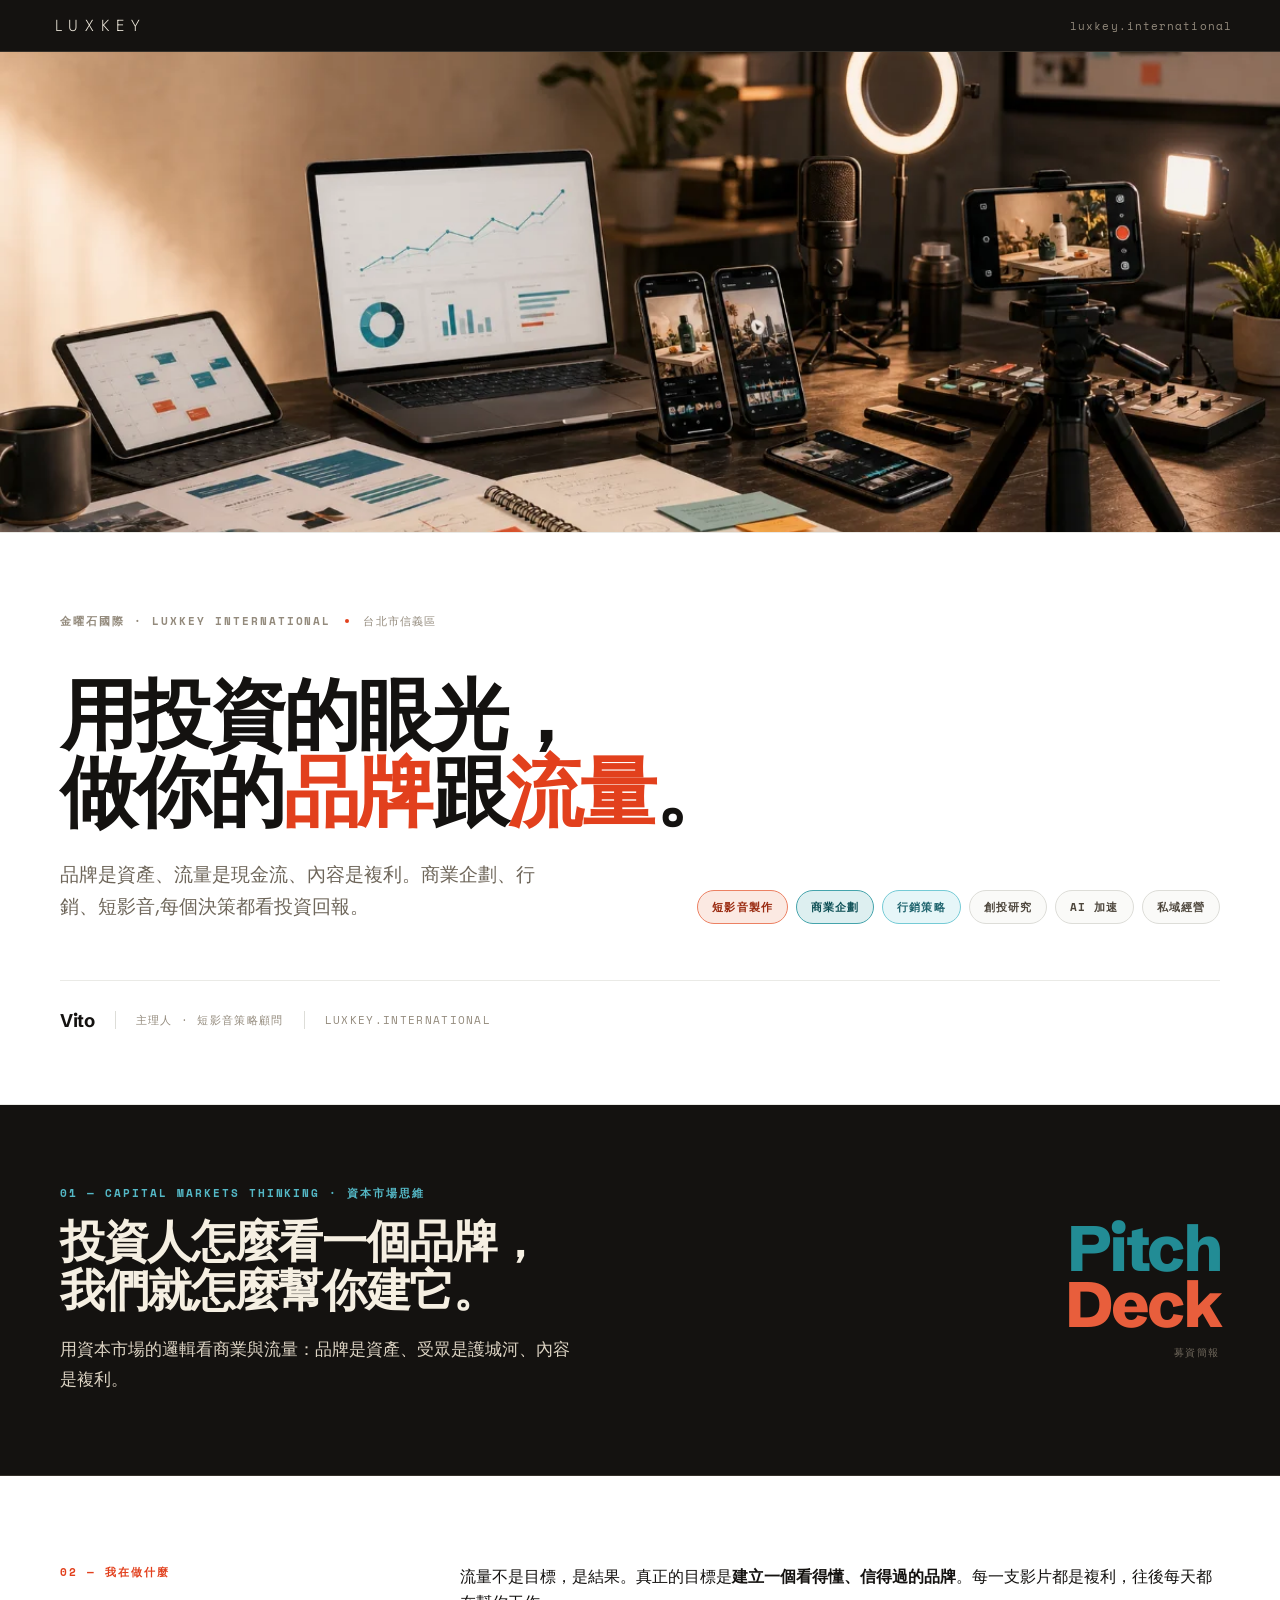
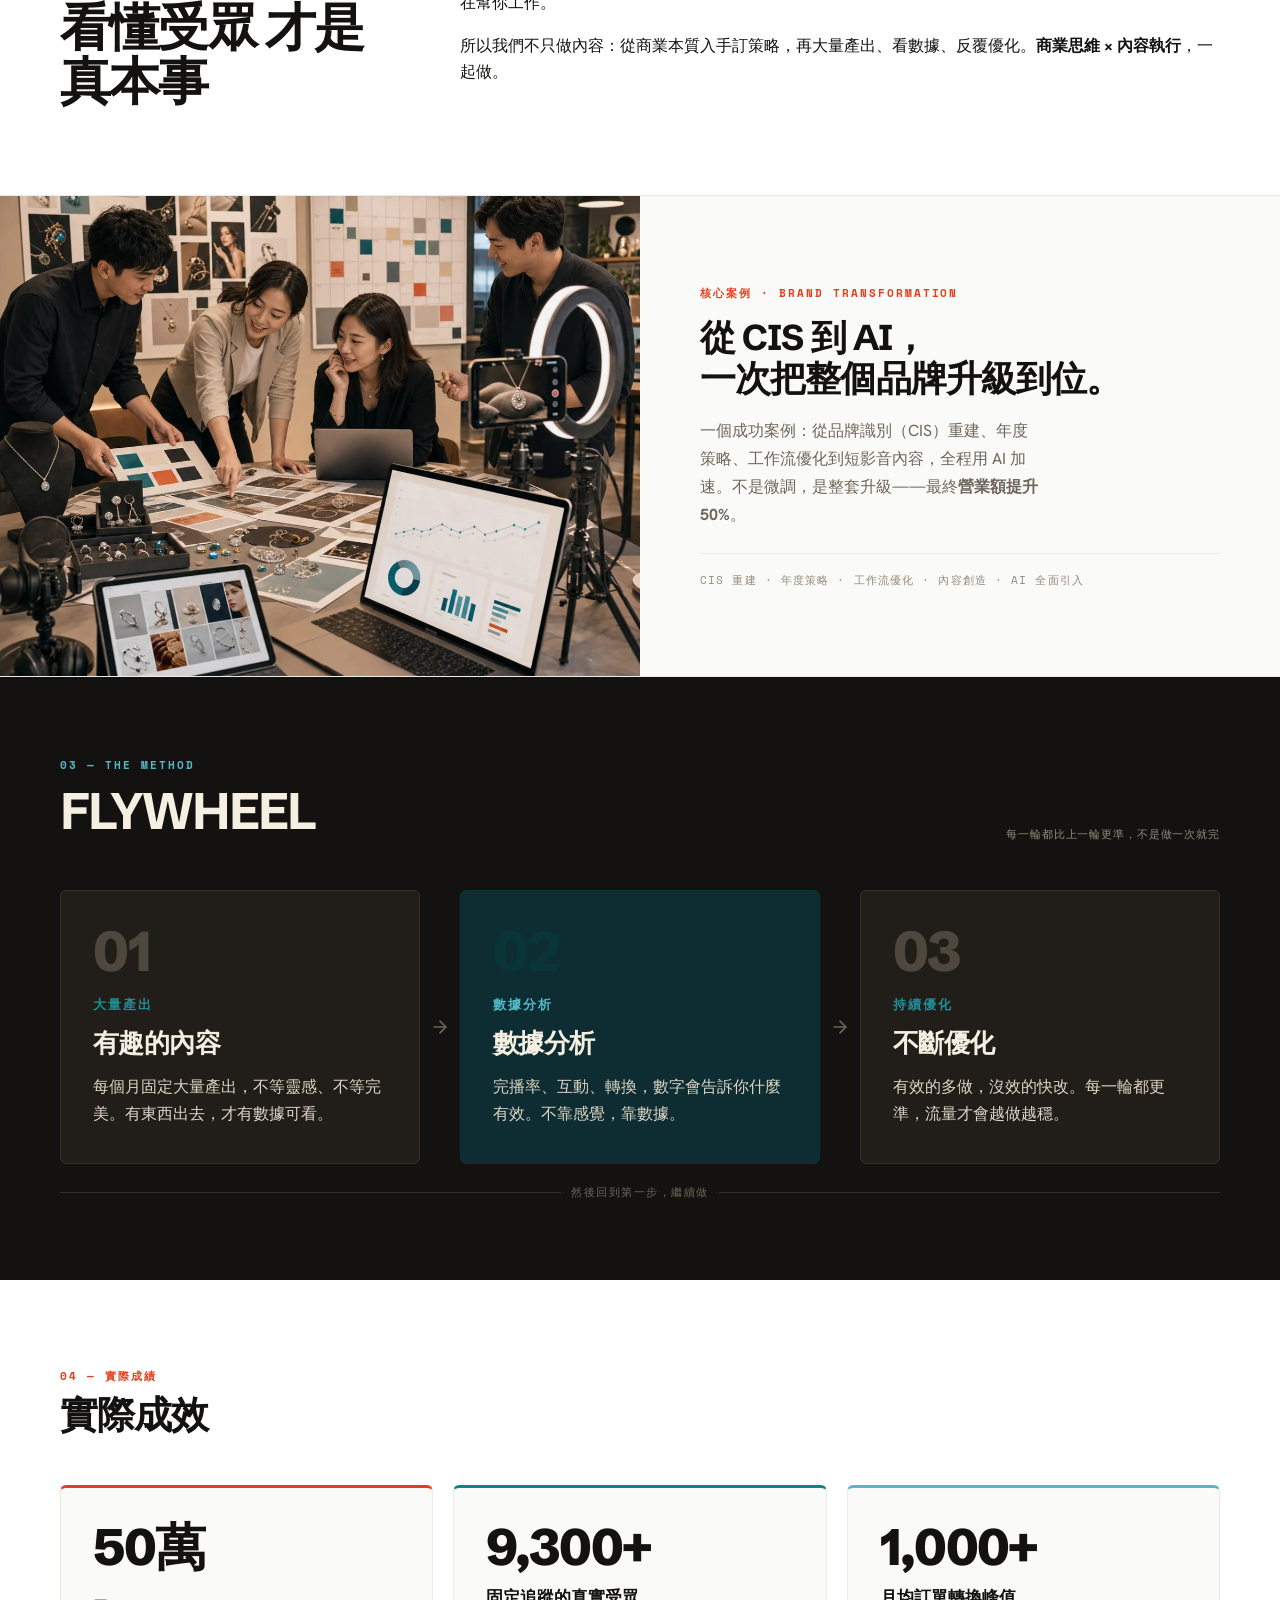
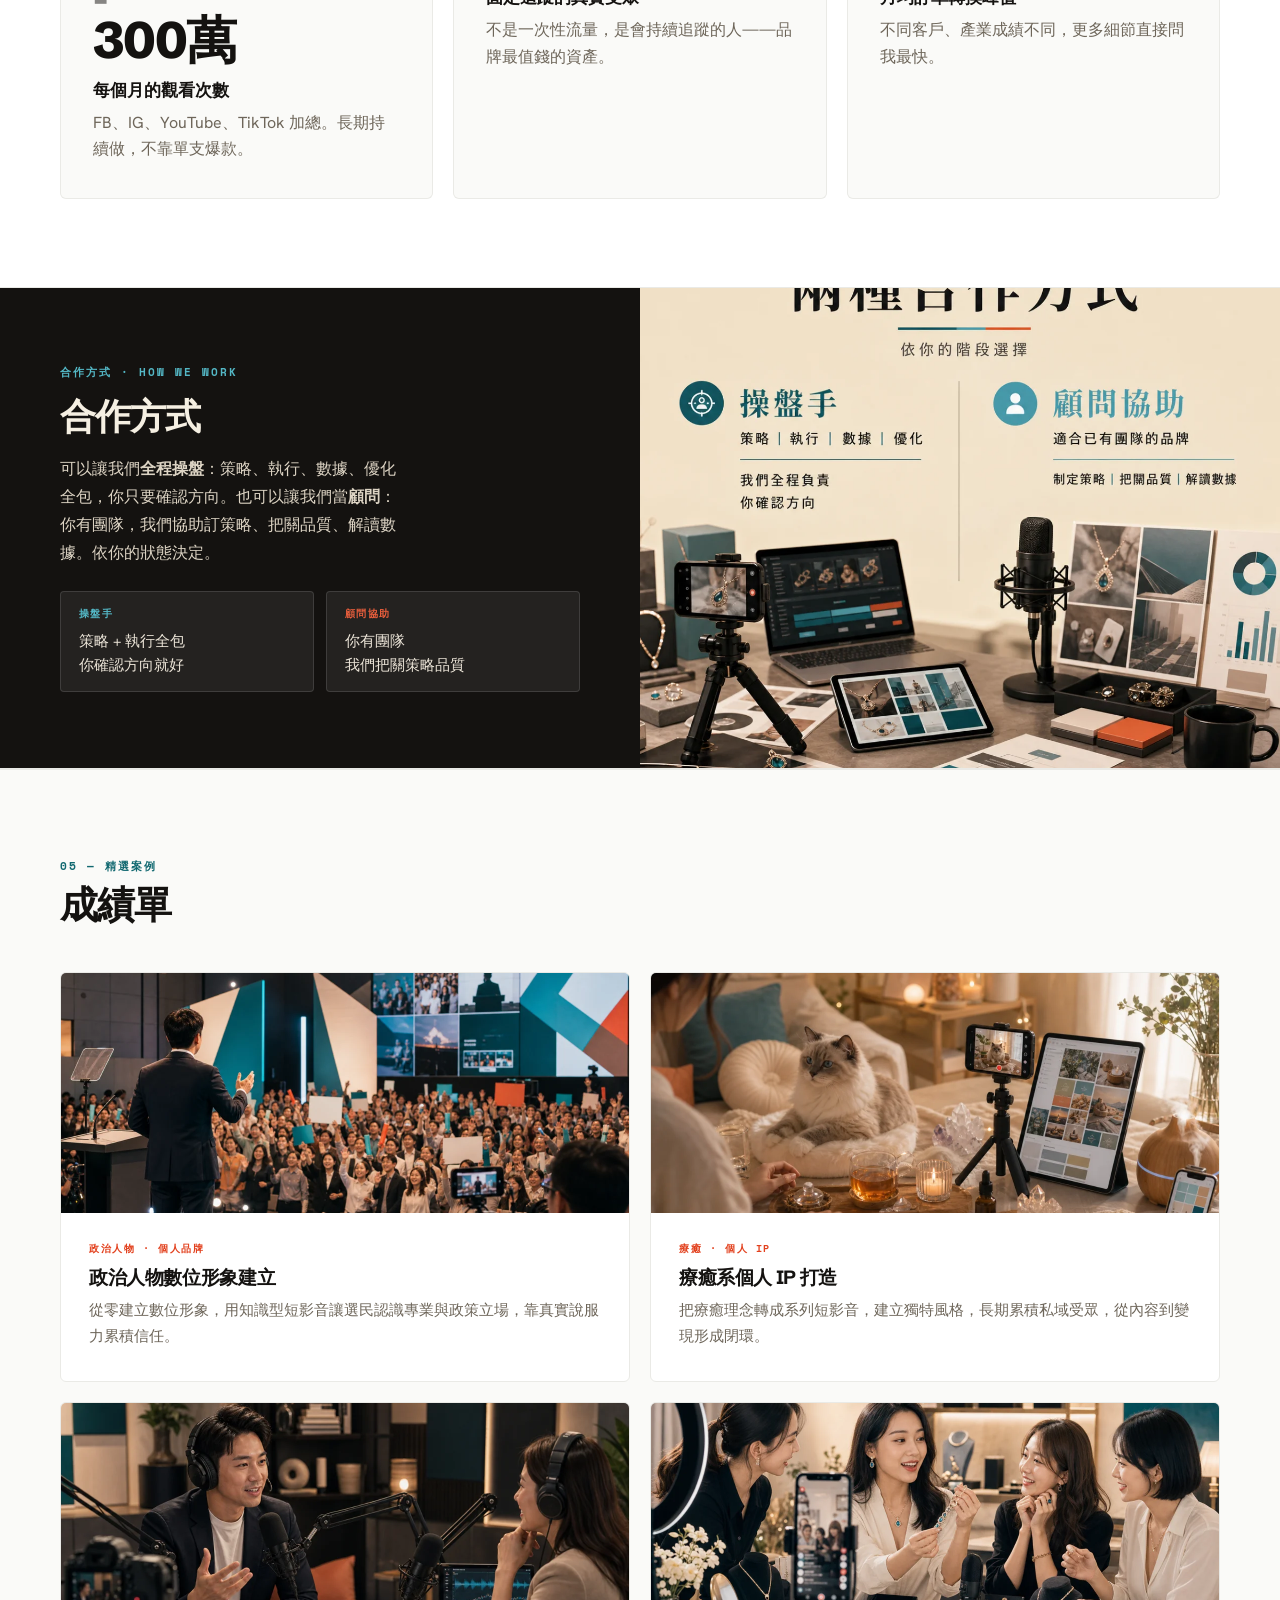
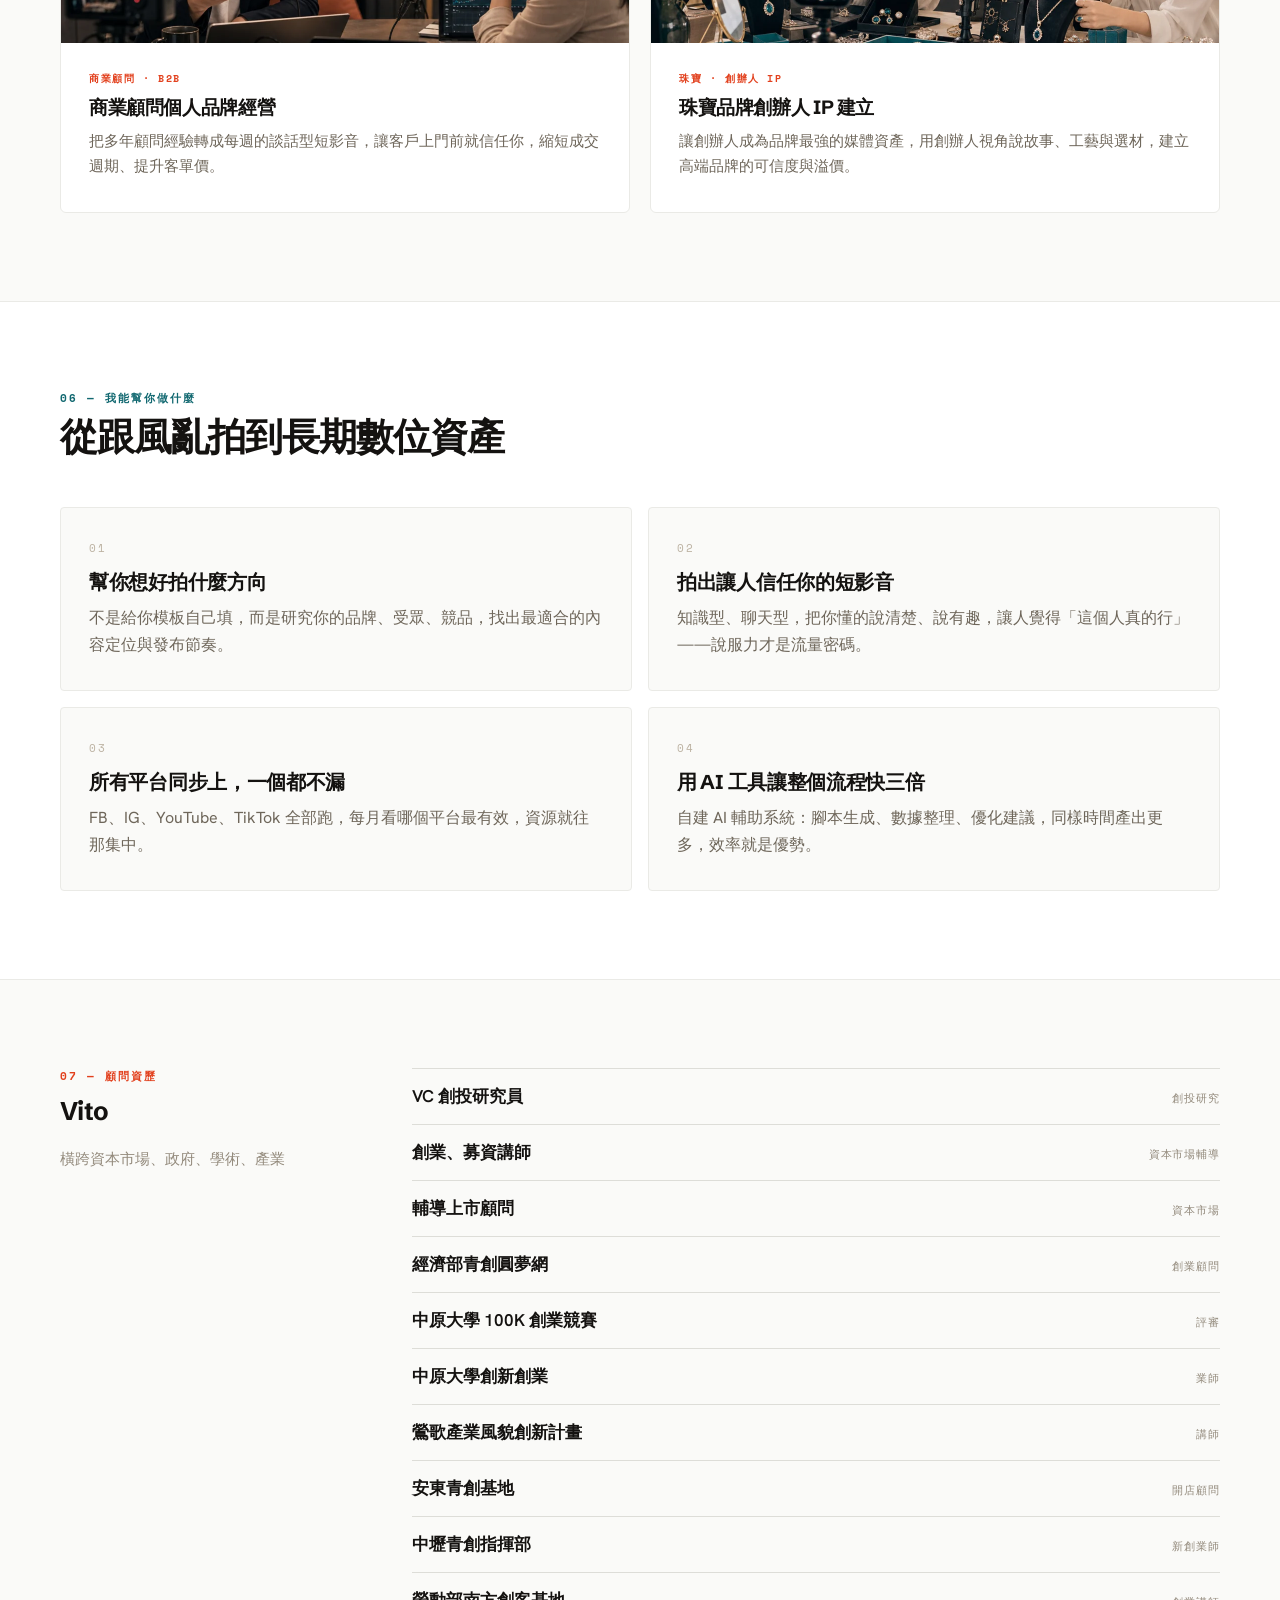
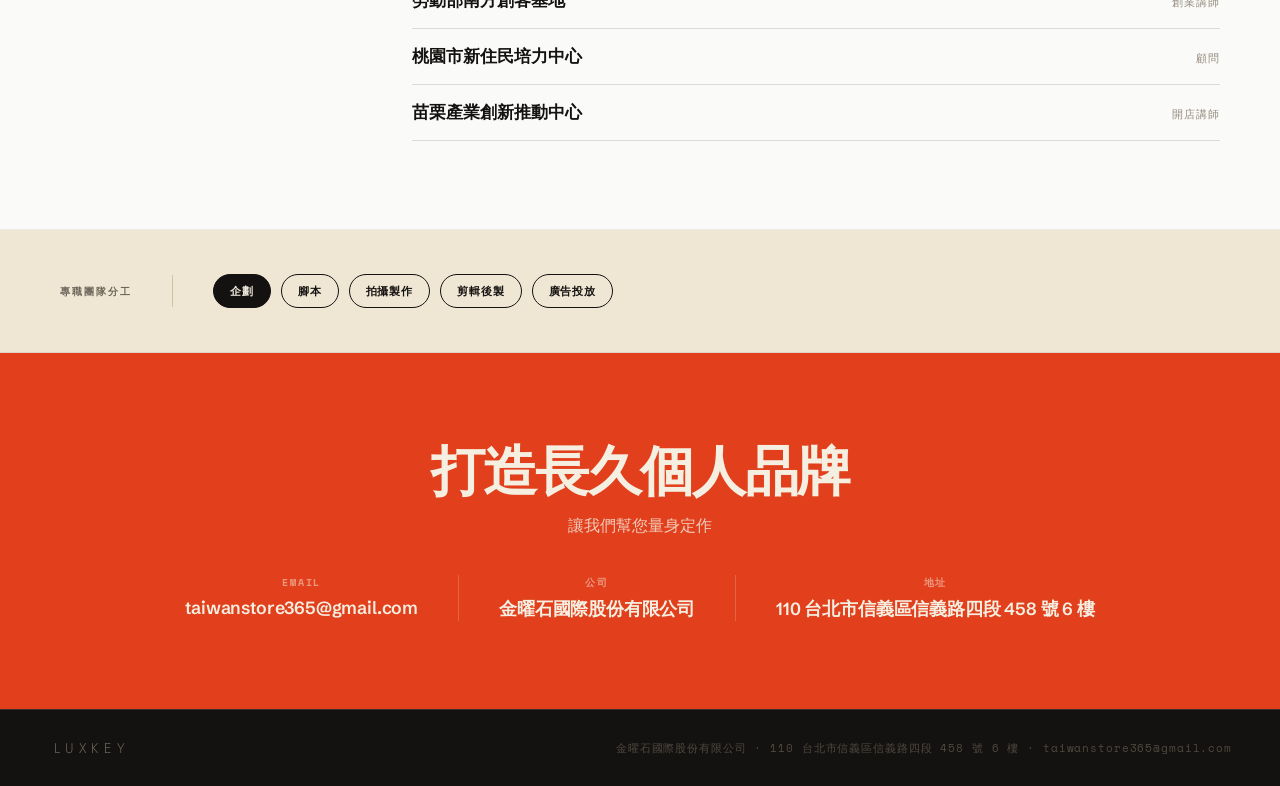
<file: index.html>
<!DOCTYPE html>
<html lang="zh-TW">
<head>
  <meta charset="utf-8">
  <meta name="viewport" content="width=device-width, initial-scale=1">
  <title>Vito · 短影音策略顧問 · LUXKEY</title>
  <link rel="stylesheet" href="colors_and_type.css">
  <script src="image-slot.js"></script>
  <style>
    *, *::before, *::after { box-sizing: border-box; margin: 0; padding: 0; }
    html { scroll-behavior: smooth; }
    body { background: #fff; color: var(--ink-900); font-family: var(--font-sans); -webkit-font-smoothing: antialiased; overflow-x: hidden; }
    a { color: inherit; text-decoration: none; }

    /* MASTHEAD */
    .masthead { background: var(--ink-900); height: 52px; padding: 0 48px; display: flex; align-items: center; justify-content: space-between; border-bottom: 1px solid var(--ink-700); }
    .masthead__wm { font-family: var(--font-logo); font-weight: 300; font-size: 16px; letter-spacing: 0.42em; text-indent: 0.42em; color: var(--cream-50); }
    .masthead__link { font-family: var(--font-mono); font-size: 11px; letter-spacing: 0.10em; color: var(--ink-400); }

    /* HERO */
    .hero { padding: 80px 48px 72px; background: #fff; border-bottom: 1px solid #EAEAE6; }
    .hero__inner { max-width: 1160px; margin: 0 auto; }
    .hero__eyebrow { display: flex; align-items: center; gap: 14px; margin-bottom: 48px; }
    .hero__co { font-family: var(--font-mono); font-size: 11px; font-weight: 700; letter-spacing: 0.18em; text-transform: uppercase; color: var(--ink-400); }
    .hero__dot { width: 4px; height: 4px; border-radius: 50%; background: var(--vermillion-500); flex-shrink: 0; }
    .hero__loc { font-family: var(--font-mono); font-size: 11px; letter-spacing: 0.10em; color: var(--ink-400); }
    .hero__headline { font-family: var(--font-display); font-weight: 800; font-size: clamp(2.8rem, 6vw, 5.2rem); line-height: 1.0; letter-spacing: -0.035em; color: var(--ink-900); margin-bottom: 28px; max-width: 18ch; }
    .hero__headline em { font-style: normal; color: var(--vermillion-500); }
    .hero__mid { display: grid; grid-template-columns: 1fr 1fr; gap: 56px; align-items: end; margin-bottom: 56px; }
    .hero__sub { font-size: 19px; line-height: 1.72; color: var(--ink-500); max-width: 44ch; }
    .hero__tags { display: flex; flex-wrap: wrap; gap: 8px; justify-content: flex-end; align-items: flex-end; }
    .hero__principal { display: flex; align-items: center; gap: 20px; padding-top: 28px; border-top: 1px solid #EAEAE6; }
    .hero__principal-name { font-family: var(--font-display); font-weight: 700; font-size: 1.15rem; letter-spacing: -0.02em; color: var(--ink-900); }
    .hero__principal-sep { width: 1px; height: 18px; background: #DDDDD8; flex-shrink: 0; }
    .hero__principal-role { font-family: var(--font-mono); font-size: 11px; letter-spacing: 0.12em; text-transform: uppercase; color: var(--ink-400); }
    .tag { font-family: var(--font-mono); font-size: 11px; font-weight: 700; letter-spacing: 0.10em; text-transform: uppercase; padding: 8px 14px; border-radius: 999px; border: 1px solid #DDDDD8; color: var(--ink-600); background: #FAFAF8; }
    .tag--v { border-color: var(--vermillion-300); color: var(--vermillion-700); background: var(--vermillion-50); }
    .tag--t { border-color: var(--teal-300); color: var(--teal-700); background: var(--teal-50); }
    .tag--c { border-color: var(--cyan-300); color: var(--cyan-700); background: var(--cyan-50); }

    /* CAPITAL */
    .capital { background: var(--ink-900); padding: 80px 48px; border-bottom: 1px solid var(--ink-700); }
    .capital__inner { max-width: 1160px; margin: 0 auto; display: grid; grid-template-columns: 1fr 240px; gap: 72px; align-items: center; }
    .capital__label { font-family: var(--font-mono); font-size: 11px; font-weight: 700; letter-spacing: 0.18em; text-transform: uppercase; color: var(--cyan-400); margin-bottom: 16px; }
    .capital__title { font-family: var(--font-display); font-weight: 700; font-size: clamp(1.8rem, 3.5vw, 2.8rem); color: var(--cream-50); letter-spacing: -0.03em; line-height: 1.1; margin-bottom: 20px; }
    .capital__body { font-size: 17px; line-height: 1.75; color: var(--ink-200); max-width: 52ch; }
    .capital__mark { text-align: right; }
    .capital__mark-line { font-family: var(--font-display); font-weight: 800; font-size: clamp(3rem, 5vw, 4.4rem); letter-spacing: -0.04em; line-height: 0.88; display: block; }
    .capital__mark-sub { font-family: var(--font-mono); font-size: 10px; letter-spacing: 0.16em; text-transform: uppercase; color: var(--ink-500); margin-top: 12px; display: block; }

    /* ABOUT */
    .about { padding: 88px 48px; background: #fff; border-bottom: 1px solid #EAEAE6; }
    .about__inner { max-width: 1160px; margin: 0 auto; display: grid; grid-template-columns: 320px 1fr; gap: 80px; align-items: start; }
    .about__label { font-family: var(--font-mono); font-size: 11px; font-weight: 700; letter-spacing: 0.18em; text-transform: uppercase; color: var(--vermillion-500); margin-bottom: 20px; }
    .about__headline { font-family: var(--font-display); font-weight: 800; font-size: clamp(2.2rem, 4vw, 3.2rem); color: var(--ink-900); letter-spacing: -0.035em; line-height: 1.05; }
    .about__headline em { font-style: normal; color: var(--vermillion-500); }
    .about__text { font-size: 1.2rem; line-height: 1.8; color: var(--ink-600); }
    .about__text strong { color: var(--ink-900); font-weight: 700; }
    .about__text p + p { margin-top: 18px; }

    /* FEATURE BLOCK — 大圖 + 文字 */
    .feature { border-bottom: 1px solid #EAEAE6; }
    .feature__grid { display: grid; grid-template-columns: 1fr 1fr; min-height: 480px; }
    .feature__img { overflow: hidden; }
    .feature__copy { padding: 72px 60px; display: flex; flex-direction: column; justify-content: center; background: #FAFAF8; }
    .feature__copy--dark { background: var(--ink-900); }
    .feature__label { font-family: var(--font-mono); font-size: 11px; font-weight: 700; letter-spacing: 0.18em; text-transform: uppercase; color: var(--vermillion-500); margin-bottom: 16px; }
    .feature__copy--dark .feature__label { color: var(--cyan-400); }
    .feature__title { font-family: var(--font-display); font-weight: 700; font-size: clamp(1.6rem, 2.8vw, 2.4rem); letter-spacing: -0.025em; line-height: 1.15; color: var(--ink-900); margin-bottom: 18px; }
    .feature__copy--dark .feature__title { color: var(--cream-50); }
    .feature__body { font-size: 16px; line-height: 1.75; color: var(--ink-500); max-width: 38ch; }
    .feature__copy--dark .feature__body { color: var(--ink-200); }
    .feature__note { margin-top: 24px; font-family: var(--font-mono); font-size: 11px; letter-spacing: 0.10em; color: var(--ink-400); border-top: 1px solid #EAEAE6; padding-top: 18px; }
    .feature__copy--dark .feature__note { color: var(--ink-500); border-top-color: var(--ink-700); }

    /* PHOTO STRIP */
    .photos { background: var(--ink-900); border-top: 1px solid var(--ink-700); border-bottom: 1px solid var(--ink-700); overflow: hidden; }
    .photos__grid { display: grid; grid-template-columns: repeat(3, 1fr); height: 340px; }
    .photos__item { position: relative; overflow: hidden; }
    .photos__item + .photos__item { border-left: 1px solid var(--ink-700); }
    .photos__caption { position: absolute; bottom: 0; left: 0; right: 0; padding: 14px 20px; background: linear-gradient(to top, rgba(20,18,16,0.9) 0%, transparent 100%); font-family: var(--font-mono); font-size: 11px; font-weight: 700; letter-spacing: 0.14em; text-transform: uppercase; color: var(--ink-300); pointer-events: none; }

    /* PROCESS */
    .process { background: var(--ink-900); padding: 80px 48px; }
    .process__inner { max-width: 1160px; margin: 0 auto; }
    .process__header { display: flex; align-items: baseline; justify-content: space-between; margin-bottom: 48px; flex-wrap: wrap; gap: 12px; }
    .process__label { font-family: var(--font-mono); font-size: 11px; font-weight: 700; letter-spacing: 0.18em; text-transform: uppercase; color: var(--cyan-400); }
    .process__title { font-family: var(--font-display); font-weight: 700; font-size: clamp(1.5rem, 2.8vw, 2.2rem); color: var(--cream-50); letter-spacing: -0.025em; margin-top: 8px; }
    .process__note { font-family: var(--font-mono); font-size: 11px; letter-spacing: 0.08em; color: var(--ink-400); align-self: flex-end; }
    .loop { display: grid; grid-template-columns: 1fr 40px 1fr 40px 1fr; align-items: center; }
    .loop__arrow { display: flex; align-items: center; justify-content: center; color: var(--ink-500); }
    .loop__arrow svg { display: block; }
    .loop__step { background: var(--ink-800); border: 1px solid var(--ink-700); border-radius: 6px; padding: 36px 32px; }
    .loop__step--mid { background: #0D2D32; border-color: var(--teal-800); }
    .loop__n { font-family: var(--font-display); font-weight: 800; font-size: 3.5rem; line-height: 0.85; letter-spacing: -0.04em; color: var(--ink-600); margin-bottom: 20px; }
    .loop__step--mid .loop__n { color: var(--teal-800); }
    .loop__verb { font-family: var(--font-display); font-weight: 700; font-size: 1.6rem; color: var(--cream-50); letter-spacing: -0.02em; margin-bottom: 14px; }
    .loop__sub { font-family: var(--font-mono); font-size: 13px; font-weight: 700; letter-spacing: 0.16em; text-transform: uppercase; color: var(--teal-400); margin-bottom: 14px; }
    .loop__step--mid .loop__sub { color: var(--cyan-400); }
    .loop__desc { font-size: 16px; line-height: 1.7; color: var(--ink-200); }
    .loop__repeat { grid-column: 1 / -1; margin-top: 20px; text-align: center; font-family: var(--font-mono); font-size: 11px; letter-spacing: 0.14em; color: var(--ink-500); display: flex; align-items: center; justify-content: center; gap: 10px; }
    .loop__repeat::before, .loop__repeat::after { content: ''; flex: 1; height: 1px; background: var(--ink-700); }

    /* RESULTS */
    .results { background: #fff; padding: 88px 48px; border-bottom: 1px solid #EAEAE6; }
    .results__inner { max-width: 1160px; margin: 0 auto; }
    .results__header { margin-bottom: 48px; }
    .results__label { font-family: var(--font-mono); font-size: 11px; font-weight: 700; letter-spacing: 0.18em; text-transform: uppercase; color: var(--vermillion-500); margin-bottom: 8px; }
    .results__title { font-family: var(--font-display); font-weight: 700; font-size: clamp(1.6rem, 3vw, 2.4rem); color: var(--ink-900); letter-spacing: -0.025em; }
    .result-grid { display: grid; grid-template-columns: repeat(3, 1fr); gap: 20px; }
    .result-card { background: #FAFAF8; border: 1px solid #EAEAE6; border-radius: 6px; padding: 36px 32px; border-top: 3px solid var(--vermillion-500); }
    .result-card--t { border-top-color: var(--teal-500); }
    .result-card--c { border-top-color: var(--cyan-400); }
    .result-card__num { font-family: var(--font-display); font-weight: 800; font-size: clamp(2.4rem, 4vw, 3.6rem); letter-spacing: -0.04em; line-height: 0.9; color: var(--ink-900); margin-bottom: 16px; }
    .result-card__what { font-weight: 700; font-size: 17px; color: var(--ink-900); margin-bottom: 8px; }
    .result-card__how { font-size: 16px; line-height: 1.65; color: var(--ink-500); }

    /* CASE STUDIES */
    .cases { background: #FAFAF8; padding: 88px 48px; border-top: 1px solid #EAEAE6; border-bottom: 1px solid #EAEAE6; }
    .cases__inner { max-width: 1160px; margin: 0 auto; }
    .cases__header { margin-bottom: 44px; }
    .cases__label { font-family: var(--font-mono); font-size: 11px; font-weight: 700; letter-spacing: 0.18em; text-transform: uppercase; color: var(--teal-600); margin-bottom: 8px; }
    .cases__title { font-family: var(--font-display); font-weight: 700; font-size: clamp(1.6rem, 3vw, 2.4rem); color: var(--ink-900); letter-spacing: -0.025em; }
    .cases__grid { display: grid; grid-template-columns: 1fr 1fr; gap: 20px; }
    .case-card { background: #fff; border: 1px solid #EAEAE6; border-radius: 6px; overflow: hidden; }
    .case-card__img { overflow: hidden; height: 240px; }
    .case-card__body { padding: 28px 28px 32px; }
    .case-card__tag { font-family: var(--font-mono); font-size: 10px; font-weight: 700; letter-spacing: 0.16em; text-transform: uppercase; color: var(--vermillion-500); margin-bottom: 10px; }
    .case-card__title { font-family: var(--font-display); font-weight: 700; font-size: 1.2rem; color: var(--ink-900); letter-spacing: -0.02em; margin-bottom: 10px; }
    .case-card__desc { font-size: 15px; line-height: 1.7; color: var(--ink-500); }

    /* SERVICES */
    .services { background: #fff; padding: 88px 48px; border-bottom: 1px solid #EAEAE6; }
    .services__inner { max-width: 1160px; margin: 0 auto; }
    .services__header { margin-bottom: 48px; }
    .services__label { font-family: var(--font-mono); font-size: 11px; font-weight: 700; letter-spacing: 0.18em; text-transform: uppercase; color: var(--teal-600); margin-bottom: 8px; }
    .services__title { font-family: var(--font-display); font-weight: 700; font-size: clamp(1.6rem, 3vw, 2.4rem); color: var(--ink-900); letter-spacing: -0.025em; }
    .svc-grid { display: grid; grid-template-columns: repeat(2, 1fr); gap: 16px; }
    .svc { background: #FAFAF8; border: 1px solid #EAEAE6; border-radius: 4px; padding: 32px 28px; transition: transform 0.18s var(--ease-out), box-shadow 0.18s var(--ease-out); }
    .svc:hover { transform: translateY(-2px); box-shadow: var(--shadow-md); }
    .svc__num { font-family: var(--font-mono); font-size: 11px; letter-spacing: 0.14em; color: var(--ink-300); margin-bottom: 14px; }
    .svc__title { font-family: var(--font-display); font-weight: 700; font-size: 1.25rem; color: var(--ink-900); letter-spacing: -0.015em; margin-bottom: 10px; }
    .svc__body { font-size: 16px; line-height: 1.7; color: var(--ink-500); }

    /* CREDENTIALS */
    .credentials { background: #FAFAF8; padding: 88px 48px; border-bottom: 1px solid #EAEAE6; }
    .credentials__inner { max-width: 1160px; margin: 0 auto; display: grid; grid-template-columns: 280px 1fr; gap: 72px; align-items: start; }
    .credentials__label { font-family: var(--font-mono); font-size: 11px; font-weight: 700; letter-spacing: 0.18em; text-transform: uppercase; color: var(--vermillion-500); margin-bottom: 12px; }
    .credentials__title { font-family: var(--font-display); font-weight: 700; font-size: 1.6rem; line-height: 1.2; color: var(--ink-900); letter-spacing: -0.025em; }
    .credentials__note { margin-top: 20px; font-size: 15px; line-height: 1.65; color: var(--ink-400); }
    .cred-list { list-style: none; }
    .cred-item { display: grid; grid-template-columns: 1fr auto; gap: 20px; align-items: baseline; padding: 16px 0; border-bottom: 1px solid #DDDDD8; }
    .cred-item:first-child { border-top: 1px solid #DDDDD8; }
    .cred-name { font-weight: 600; font-size: 17px; color: var(--ink-900); }
    .cred-role { font-family: var(--font-mono); font-size: 11px; letter-spacing: 0.08em; color: var(--ink-400); text-align: right; white-space: nowrap; }

    /* TEAM */
    .team { background: var(--cream-100); padding: 44px 48px; border-bottom: 1px solid #DDD4C4; }
    .team__inner { max-width: 1160px; margin: 0 auto; display: flex; align-items: center; gap: 40px; }
    .team__label { font-family: var(--font-mono); font-size: 10px; font-weight: 700; letter-spacing: 0.20em; text-transform: uppercase; color: var(--ink-500); white-space: nowrap; flex-shrink: 0; }
    .team__sep { width: 1px; height: 32px; background: var(--cream-300); flex-shrink: 0; }
    .team__roles { display: flex; flex-wrap: wrap; gap: 10px; flex: 1; }
    .role-tag { font-family: var(--font-mono); font-size: 11px; font-weight: 700; letter-spacing: 0.08em; text-transform: uppercase; padding: 8px 16px; border-radius: 999px; border: 1px solid var(--ink-900); color: var(--ink-900); background: transparent; }
    .role-tag--fill { background: var(--ink-900); color: var(--cream-50); }

    /* CTA */
    .cta-band { background: var(--vermillion-500); padding: 88px 48px; text-align: center; }
    .cta-band__head { font-family: var(--font-display); font-weight: 700; font-size: clamp(2rem, 4.5vw, 3.4rem); color: var(--paper); letter-spacing: -0.03em; line-height: 1.1; max-width: 24ch; margin: 0 auto 12px; }
    .cta-band__sub { font-size: 16px; color: rgba(245,239,226,0.8); margin-bottom: 36px; }
    .cta-contact { display: flex; flex-wrap: wrap; justify-content: center; gap: 0; }
    .cta-contact__item { display: flex; flex-direction: column; align-items: center; gap: 7px; padding: 0 40px; }
    .cta-contact__item + .cta-contact__item { border-left: 1px solid rgba(245,239,226,0.2); }
    .cta-contact__label { font-family: var(--font-mono); font-size: 10px; font-weight: 700; letter-spacing: 0.18em; text-transform: uppercase; color: rgba(245,239,226,0.5); }
    .cta-contact__value { font-family: var(--font-display); font-weight: 600; font-size: 1.1rem; color: var(--paper); letter-spacing: -0.01em; }
    .cta-contact__value:hover { text-decoration: underline; text-underline-offset: 3px; }

    /* FOOTER */
    .footer { background: var(--ink-900); padding: 28px 48px; display: flex; align-items: center; justify-content: space-between; border-top: 1px solid var(--ink-700); }
    .footer__wm { font-family: var(--font-logo); font-weight: 300; font-size: 14px; letter-spacing: 0.40em; text-indent: 0.40em; color: var(--ink-500); }
    .footer__note { font-family: var(--font-mono); font-size: 11px; letter-spacing: 0.08em; color: var(--ink-600); }

    /* RESPONSIVE */
    @media (max-width: 900px) {
      .hero, .capital, .about, .process, .results, .cases, .services, .credentials, .team, .cta-band { padding-left: 24px; padding-right: 24px; }
      .masthead { padding: 0 24px; }
      .hero__mid { grid-template-columns: 1fr; gap: 28px; }
      .hero__tags { justify-content: flex-start; }
      .hero__principal { flex-wrap: wrap; gap: 12px; }
      .capital__inner { grid-template-columns: 1fr; gap: 28px; }
      .capital__mark { text-align: left; }
      .about__inner { grid-template-columns: 1fr; gap: 36px; }
      .feature__grid { grid-template-columns: 1fr; }
      .feature__img { height: 260px; }
      .feature__copy { padding: 48px 28px; }
      .photos__grid { grid-template-columns: 1fr; height: auto; }
      .loop { grid-template-columns: 1fr; }
      .loop__arrow { display: none; }
      .loop__step { border-radius: 0; border-left: none; border-right: none; border-top: none; }
      .loop__step:first-child { border-radius: 6px 6px 0 0; border-top: 1px solid var(--ink-700); }
      .loop__step:last-child { border-radius: 0 0 6px 6px; }
      .result-grid { grid-template-columns: 1fr; }
      .cases__grid { grid-template-columns: 1fr; }
      .svc-grid { grid-template-columns: 1fr; }
      .credentials__inner { grid-template-columns: 1fr; gap: 36px; }
      .team__inner { flex-direction: column; align-items: flex-start; gap: 16px; }
      .team__sep { display: none; }
      .cta-contact { gap: 24px; }
      .cta-contact__item { border-left: none; padding: 0; }
      .footer { flex-direction: column; gap: 10px; text-align: center; }
    }

    /* RESPONSIVE — phones */
    @media (max-width: 600px) {
      .masthead { height: 48px; padding: 0 20px; }
      .masthead__wm { font-size: 13px; letter-spacing: 0.30em; text-indent: 0.30em; }
      .masthead__link { font-size: 10px; }

      #banner-main { height: 280px !important; }

      .hero, .capital, .about, .process, .results, .cases, .services, .credentials, .team, .cta-band { padding-left: 20px; padding-right: 20px; }

      .hero { padding-top: 56px; padding-bottom: 48px; }
      .hero__eyebrow { flex-wrap: wrap; gap: 6px 12px; margin-bottom: 32px; }
      .hero__headline { font-size: clamp(2.1rem, 8.5vw, 2.8rem); margin-bottom: 24px; }
      .hero__mid { gap: 24px; margin-bottom: 40px; }
      .hero__sub { font-size: 17px; }
      .hero__principal { gap: 8px 12px; }
      .hero__principal-sep { display: none; }

      .capital, .about, .process, .results, .cases, .services, .credentials { padding-top: 56px; padding-bottom: 56px; }

      .feature__img { height: 240px; }
      #feature-a-img, #feature-b-img { min-height: 0 !important; height: 240px !important; }
      .feature__copy { padding: 40px 20px; }

      .loop__step { padding: 28px 22px; }
      .loop__n { font-size: 2.8rem; }
      .loop__verb { font-size: 1.4rem; }

      .result-card, .svc { padding: 28px 22px; }

      .cred-item { grid-template-columns: 1fr; gap: 4px; }
      .cred-role { text-align: left; white-space: normal; }

      .cta-band { padding-top: 56px; padding-bottom: 56px; }
      .cta-contact { flex-direction: column; gap: 18px; }
      .cta-contact__item { width: 100%; }

      .footer { padding: 24px 20px; }
    }

  </style>
</head>
<body>

  <!-- MASTHEAD -->
  <header class="masthead">
    <span class="masthead__wm">LUXKEY</span>
    <span class="masthead__link">luxkey.international</span>
  </header>

  <!-- BANNER -->
  <div style="width:100%;overflow:hidden;border-bottom:1px solid #EAEAE6;line-height:0;">
    <image-slot id="banner-main" style="width:100%;height:480px;" shape="rect"
      placeholder="主視覺 Banner — 拖曳 AI 圖片到這裡（建議橫式寬幅圖）"></image-slot>
  </div>

  <!-- HERO -->
  <section class="hero">
    <div class="hero__inner">
      <div class="hero__eyebrow">
        <span class="hero__co">金曜石國際 · LUXKEY International</span>
        <div class="hero__dot"></div>
        <span class="hero__loc">台北市信義區</span>
      </div>
      <h1 class="hero__headline">用投資的眼光，<br>做你的<em>品牌</em>跟<em>流量</em>。</h1>
      <div class="hero__mid">
        <p class="hero__sub">品牌是資產、流量是現金流、內容是複利。商業企劃、行銷、短影音,每個決策都看投資回報。</p>
        <div class="hero__tags">
          <span class="tag tag--v">短影音製作</span>
          <span class="tag tag--t">商業企劃</span>
          <span class="tag tag--c">行銷策略</span>
          <span class="tag">創投研究</span>
          <span class="tag">AI 加速</span>
          <span class="tag">私域經營</span>
        </div>
      </div>
      <div class="hero__principal">
        <span class="hero__principal-name">Vito</span>
        <div class="hero__principal-sep"></div>
        <span class="hero__principal-role">主理人 · 短影音策略顧問</span>
        <div class="hero__principal-sep"></div>
        <span class="hero__principal-role">luxkey.international</span>
      </div>
    </div>
  </section>

  <!-- CAPITAL MARKETS -->
  <section class="capital">
    <div class="capital__inner">
      <div>
        <div class="capital__label">01 — CAPITAL MARKETS THINKING · 資本市場思維</div>
        <h2 class="capital__title">投資人怎麼看一個品牌，<br>我們就怎麼幫你建它。</h2>
        <p class="capital__body">用資本市場的邏輯看商業與流量：品牌是資產、受眾是護城河、內容是複利。</p>
      </div>
      <div class="capital__mark">
        <span class="capital__mark-line" style="color:var(--teal-400);">Pitch</span>
        <span class="capital__mark-line" style="color:var(--vermillion-400);">Deck</span>
        <span class="capital__mark-sub">募資簡報</span>
      </div>
    </div>
  </section>

  <!-- ABOUT -->
  <section class="about">
    <div class="about__inner">
      <div>
        <div class="about__label">02 — 我在做什麼</div>
        <h2 class="about__headline">看懂受眾
才是真本事</h2>
      </div>
      <div class="about__text">
        <p>流量不是目標，是結果。真正的目標是<strong>建立一個看得懂、信得過的品牌</strong>。每一支影片都是複利，往後每天都在幫你工作。</p>
        <p>所以我們不只做內容：從商業本質入手訂策略，再大量產出、看數據、反覆優化。<strong>商業思維 × 內容執行</strong>，一起做。</p>
      </div>
    </div>
  </section>

  <!-- FEATURE 1 — 核心故事 -->
  <div class="feature">
    <div class="feature__grid">
      <div class="feature__img">
        <image-slot id="feature-a-img" style="width:100%;height:100%;min-height:480px;" shape="rect"
          placeholder="品牌改造案例圖片 — 拖曳 AI 圖片到這裡"></image-slot>
      </div>
      <div class="feature__copy">
        <div class="feature__label">核心案例 · Brand Transformation</div>
        <h3 class="feature__title">從 CIS 到 AI，<br>一次把整個品牌升級到位。</h3>
        <p class="feature__body">一個成功案例：從品牌識別（CIS）重建、年度策略、工作流優化到短影音內容，全程用 AI 加速。不是微調，是整套升級——最終<strong>營業額提升 50%</strong>。</p>
        <div class="feature__note">CIS 重建 · 年度策略 · 工作流優化 · 內容創造 · AI 全面引入</div>
      </div>
    </div>
  </div>

  <!-- PROCESS LOOP -->
  <section class="process">
    <div class="process__inner">
      <div class="process__header">
        <div>
          <div class="process__label">03 — THE METHOD</div>
          <h2 class="process__title" style="font-size:clamp(2rem,4vw,3.2rem);letter-spacing:-0.04em;">FLYWHEEL</h2>
        </div>
        <span class="process__note">每一輪都比上一輪更準，不是做一次就完</span>
      </div>
      <div class="loop">
        <div class="loop__step">
          <div class="loop__n">01</div>
          <div class="loop__sub">大量產出</div>
          <h3 class="loop__verb">有趣的內容</h3>
          <p class="loop__desc">每個月固定大量產出，不等靈感、不等完美。有東西出去，才有數據可看。</p>
        </div>
        <div class="loop__arrow">
          <svg width="20" height="20" viewBox="0 0 24 24" fill="none" stroke="currentColor" stroke-width="2" stroke-linecap="round" stroke-linejoin="round"><path d="M5 12h14"></path><path d="m12 5 7 7-7 7"></path></svg>
        </div>
        <div class="loop__step loop__step--mid">
          <div class="loop__n">02</div>
          <div class="loop__sub">數據分析</div>
          <h3 class="loop__verb">數據分析</h3>
          <p class="loop__desc">完播率、互動、轉換，數字會告訴你什麼有效。不靠感覺，靠數據。</p>
        </div>
        <div class="loop__arrow">
          <svg width="20" height="20" viewBox="0 0 24 24" fill="none" stroke="currentColor" stroke-width="2" stroke-linecap="round" stroke-linejoin="round"><path d="M5 12h14"></path><path d="m12 5 7 7-7 7"></path></svg>
        </div>
        <div class="loop__step">
          <div class="loop__n">03</div>
          <div class="loop__sub">持續優化</div>
          <h3 class="loop__verb">不斷優化</h3>
          <p class="loop__desc">有效的多做，沒效的快改。每一輪都更準，流量才會越做越穩。</p>
        </div>
        <div class="loop__repeat">然後回到第一步，繼續做</div>
      </div>
    </div>
  </section>

  <!-- RESULTS -->
  <section class="results">
    <div class="results__inner">
      <div class="results__header">
        <div class="results__label">04 — 實際成績</div>
        <h2 class="results__title">實際成效</h2>
      </div>
      <div class="result-grid">
        <div class="result-card">
          <div class="result-card__num">50萬<br><span style="font-size:0.6em;opacity:0.5;">–</span><br>300萬</div>
          <div class="result-card__what">每個月的觀看次數</div>
          <p class="result-card__how">FB、IG、YouTube、TikTok 加總。長期持續做，不靠單支爆款。</p>
        </div>
        <div class="result-card result-card--t">
          <div class="result-card__num">9,300+</div>
          <div class="result-card__what">固定追蹤的真實受眾</div>
          <p class="result-card__how">不是一次性流量，是會持續追蹤的人——品牌最值錢的資產。</p>
        </div>
        <div class="result-card result-card--c">
          <div class="result-card__num">1,000+</div>
          <div class="result-card__what">月均訂單轉換峰值</div>
          <p class="result-card__how">不同客戶、產業成績不同，更多細節直接問我最快。</p>
        </div>
      </div>
    </div>
  </section>

  <!-- FEATURE 2 — 合作方式 -->
  <div class="feature">
    <div class="feature__grid">
      <div class="feature__copy feature__copy--dark">
        <div class="feature__label">合作方式 · How We Work</div>
        <h3 class="feature__title">合作方式
</h3>
        <p class="feature__body">可以讓我們<strong>全程操盤</strong>：策略、執行、數據、優化全包，你只要確認方向。也可以讓我們當<strong>顧問</strong>：你有團隊，我們協助訂策略、把關品質、解讀數據。依你的狀態決定。</p>
        <div style="display:flex;gap:12px;margin-top:24px;flex-wrap:wrap;">
          <div style="background:rgba(255,255,255,0.07);border:1px solid rgba(255,255,255,0.12);border-radius:4px;padding:14px 18px;flex:1;min-width:140px;">
            <div style="font-family:var(--font-mono);font-size:10px;font-weight:700;letter-spacing:0.14em;text-transform:uppercase;color:var(--cyan-400);margin-bottom:8px;">操盤手</div>
            <div style="font-size:15px;line-height:1.6;color:var(--ink-100);">策略 + 執行全包<br>你確認方向就好</div>
          </div>
          <div style="background:rgba(255,255,255,0.07);border:1px solid rgba(255,255,255,0.12);border-radius:4px;padding:14px 18px;flex:1;min-width:140px;">
            <div style="font-family:var(--font-mono);font-size:10px;font-weight:700;letter-spacing:0.14em;text-transform:uppercase;color:var(--vermillion-400);margin-bottom:8px;">顧問協助</div>
            <div style="font-size:15px;line-height:1.6;color:var(--ink-100);">你有團隊<br>我們把關策略品質</div>
          </div>
        </div>
      </div>
      <div class="feature__img">
        <image-slot id="feature-b-img" style="width:100%;height:100%;min-height:480px;" shape="rect"
          placeholder="合作方式圖片 — 拖曳 AI 圖片到這裡"></image-slot>
      </div>
    </div>
  </div>

  <!-- CASE STUDIES -->
  <section class="cases">
    <div class="cases__inner">
      <div class="cases__header">
        <div class="cases__label">05 — 精選案例</div>
        <h2 class="cases__title">成績單</h2>
      </div>
      <div class="cases__grid">
        <div class="case-card">
          <div class="case-card__img">
            <image-slot id="case-a-img" style="width:100%;height:240px;" shape="rect"
              placeholder="政治人物案例圖片 — 拖曳到這裡"></image-slot>
          </div>
          <div class="case-card__body">
            <div class="case-card__tag">政治人物 · 個人品牌</div>
            <h3 class="case-card__title">政治人物數位形象建立</h3>
            <p class="case-card__desc">從零建立數位形象，用知識型短影音讓選民認識專業與政策立場，靠真實說服力累積信任。</p>
          </div>
        </div>
        <div class="case-card">
          <div class="case-card__img">
            <image-slot id="case-b-img" style="width:100%;height:240px;" shape="rect"
              placeholder="療癒個人 IP 案例圖片 — 拖曳到這裡"></image-slot>
          </div>
          <div class="case-card__body">
            <div class="case-card__tag">療癒 · 個人 IP</div>
            <h3 class="case-card__title">療癒系個人 IP 打造</h3>
            <p class="case-card__desc">把療癒理念轉成系列短影音，建立獨特風格，長期累積私域受眾，從內容到變現形成閉環。</p>
          </div>
        </div>
        <div class="case-card">
          <div class="case-card__img">
            <image-slot id="case-c-img" style="width:100%;height:240px;" shape="rect"
              placeholder="商業顧問案例圖片 — 拖曳到這裡"></image-slot>
          </div>
          <div class="case-card__body">
            <div class="case-card__tag">商業顧問 · B2B</div>
            <h3 class="case-card__title">商業顧問個人品牌經營</h3>
            <p class="case-card__desc">把多年顧問經驗轉成每週的談話型短影音，讓客戶上門前就信任你，縮短成交週期、提升客單價。</p>
          </div>
        </div>
        <div class="case-card">
          <div class="case-card__img">
            <image-slot id="case-d-img" style="width:100%;height:240px;" shape="rect"
              placeholder="珠寶創辦人 IP 案例圖片 — 拖曳到這裡"></image-slot>
          </div>
          <div class="case-card__body">
            <div class="case-card__tag">珠寶 · 創辦人 IP</div>
            <h3 class="case-card__title">珠寶品牌創辦人 IP 建立</h3>
            <p class="case-card__desc">讓創辦人成為品牌最強的媒體資產，用創辦人視角說故事、工藝與選材，建立高端品牌的可信度與溢價。</p>
          </div>
        </div>
      </div>
    </div>
  </section>

  <!-- SERVICES -->
  <section class="services">
    <div class="services__inner">
      <div class="services__header">
        <div class="services__label">06 — 我能幫你做什麼</div>
        <h2 class="services__title">從跟風亂拍到長期數位資產</h2>
      </div>
      <div class="svc-grid">
        <div class="svc">
          <div class="svc__num">01</div>
          <h3 class="svc__title">幫你想好拍什麼方向</h3>
          <p class="svc__body">不是給你模板自己填，而是研究你的品牌、受眾、競品，找出最適合的內容定位與發布節奏。</p>
        </div>
        <div class="svc">
          <div class="svc__num">02</div>
          <h3 class="svc__title">拍出讓人信任你的短影音</h3>
          <p class="svc__body">知識型、聊天型，把你懂的說清楚、說有趣，讓人覺得「這個人真的行」——說服力才是流量密碼。</p>
        </div>
        <div class="svc">
          <div class="svc__num">03</div>
          <h3 class="svc__title">所有平台同步上，一個都不漏</h3>
          <p class="svc__body">FB、IG、YouTube、TikTok 全部跑，每月看哪個平台最有效，資源就往那集中。</p>
        </div>
        <div class="svc">
          <div class="svc__num">04</div>
          <h3 class="svc__title">用 AI 工具讓整個流程快三倍</h3>
          <p class="svc__body">自建 AI 輔助系統：腳本生成、數據整理、優化建議，同樣時間產出更多，效率就是優勢。</p>
        </div>
      </div>
    </div>
  </section>

  <!-- CREDENTIALS -->
  <section class="credentials">
    <div class="credentials__inner">
      <div>
        <div class="credentials__label">07 — 顧問資歷</div>
        <h2 class="credentials__title">Vito</h2>
        <p class="credentials__note">橫跨資本市場、政府、學術、產業</p>
      </div>
      <ul class="cred-list">
        <li class="cred-item"><span class="cred-name">VC 創投研究員</span><span class="cred-role">創投研究</span></li>
        <li class="cred-item"><span class="cred-name">創業、募資講師</span><span class="cred-role">資本市場輔導</span></li>
        <li class="cred-item"><span class="cred-name">輔導上市顧問</span><span class="cred-role">資本市場</span></li>
        <li class="cred-item"><span class="cred-name">經濟部青創圓夢網</span><span class="cred-role">創業顧問</span></li>
        <li class="cred-item"><span class="cred-name">中原大學 100K 創業競賽</span><span class="cred-role">評審</span></li>
        <li class="cred-item"><span class="cred-name">中原大學創新創業</span><span class="cred-role">業師</span></li>
        <li class="cred-item"><span class="cred-name">鶯歌產業風貌創新計畫</span><span class="cred-role">講師</span></li>
        <li class="cred-item"><span class="cred-name">安東青創基地</span><span class="cred-role">開店顧問</span></li>
        <li class="cred-item"><span class="cred-name">中壢青創指揮部</span><span class="cred-role">新創業師</span></li>
        <li class="cred-item"><span class="cred-name">勞動部南方創客基地</span><span class="cred-role">創業講師</span></li>
        <li class="cred-item"><span class="cred-name">桃園市新住民培力中心</span><span class="cred-role">顧問</span></li>
        <li class="cred-item"><span class="cred-name">苗栗產業創新推動中心</span><span class="cred-role">開店講師</span></li>
      </ul>
    </div>
  </section>

  <!-- TEAM -->
  <div class="team">
    <div class="team__inner">
      <div class="team__label">專職團隊分工</div>
      <div class="team__sep"></div>
      <div class="team__roles">
        <span class="role-tag role-tag--fill">企劃</span>
        <span class="role-tag">腳本</span>
        <span class="role-tag">拍攝製作</span>
        <span class="role-tag">剪輯後製</span>
        <span class="role-tag">廣告投放</span>
      </div>
    </div>
  </div>

  <!-- CTA -->
  <section class="cta-band">
    <h2 class="cta-band__head">打造長久個人品牌</h2>
    <p class="cta-band__sub">讓我們幫您量身定作</p>
    <div class="cta-contact">
      <div class="cta-contact__item">
        <span class="cta-contact__label">Email</span>
        <a href="mailto:taiwanstore365@gmail.com" class="cta-contact__value">taiwanstore365@gmail.com</a>
      </div>
      <div class="cta-contact__item">
        <span class="cta-contact__label">公司</span>
        <span class="cta-contact__value">金曜石國際股份有限公司</span>
      </div>
      <div class="cta-contact__item">
        <span class="cta-contact__label">地址</span>
        <span class="cta-contact__value">110 台北市信義區信義路四段 458 號 6 樓</span>
      </div>
    </div>
  </section>

  <!-- FOOTER -->
  <footer class="footer">
    <span class="footer__wm">LUXKEY</span>
    <span class="footer__note">金曜石國際股份有限公司 · 110 台北市信義區信義路四段 458 號 6 樓 · taiwanstore365@gmail.com</span>
  </footer>

</body>
</html>
</file>
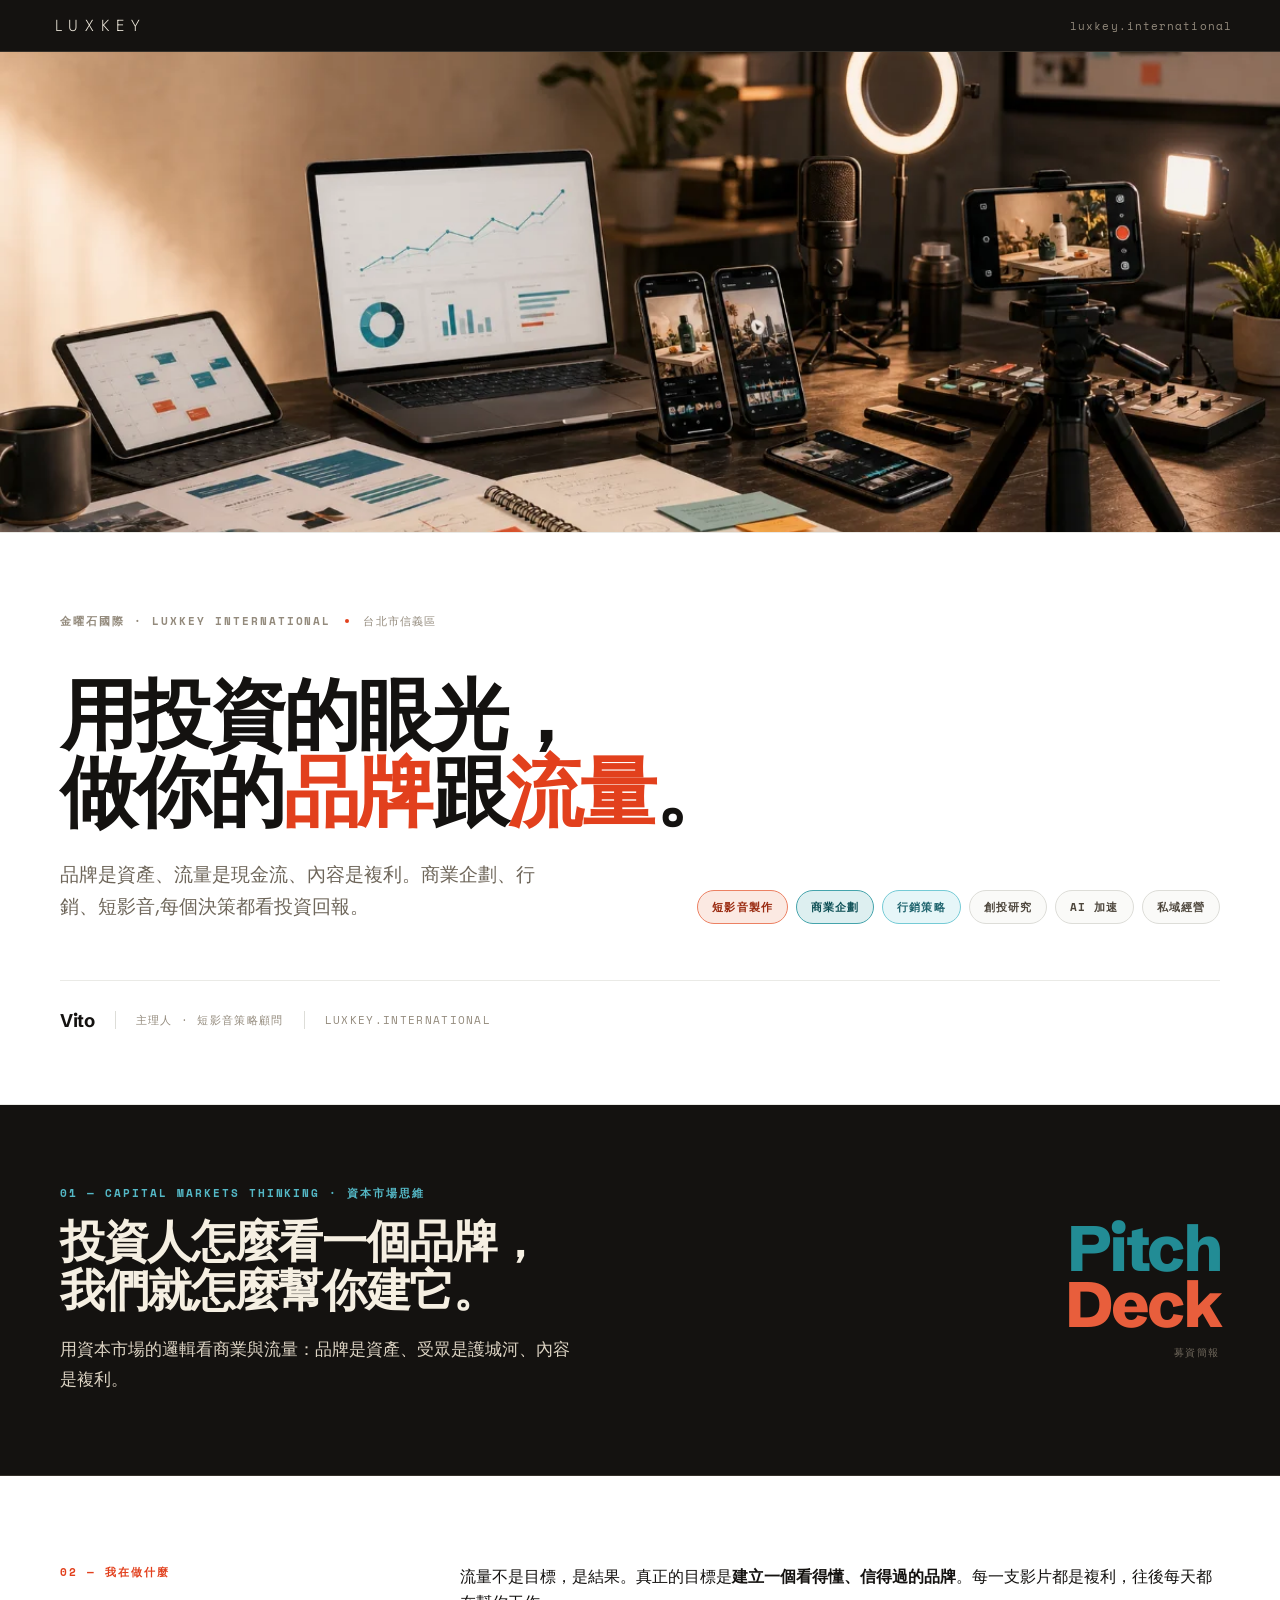
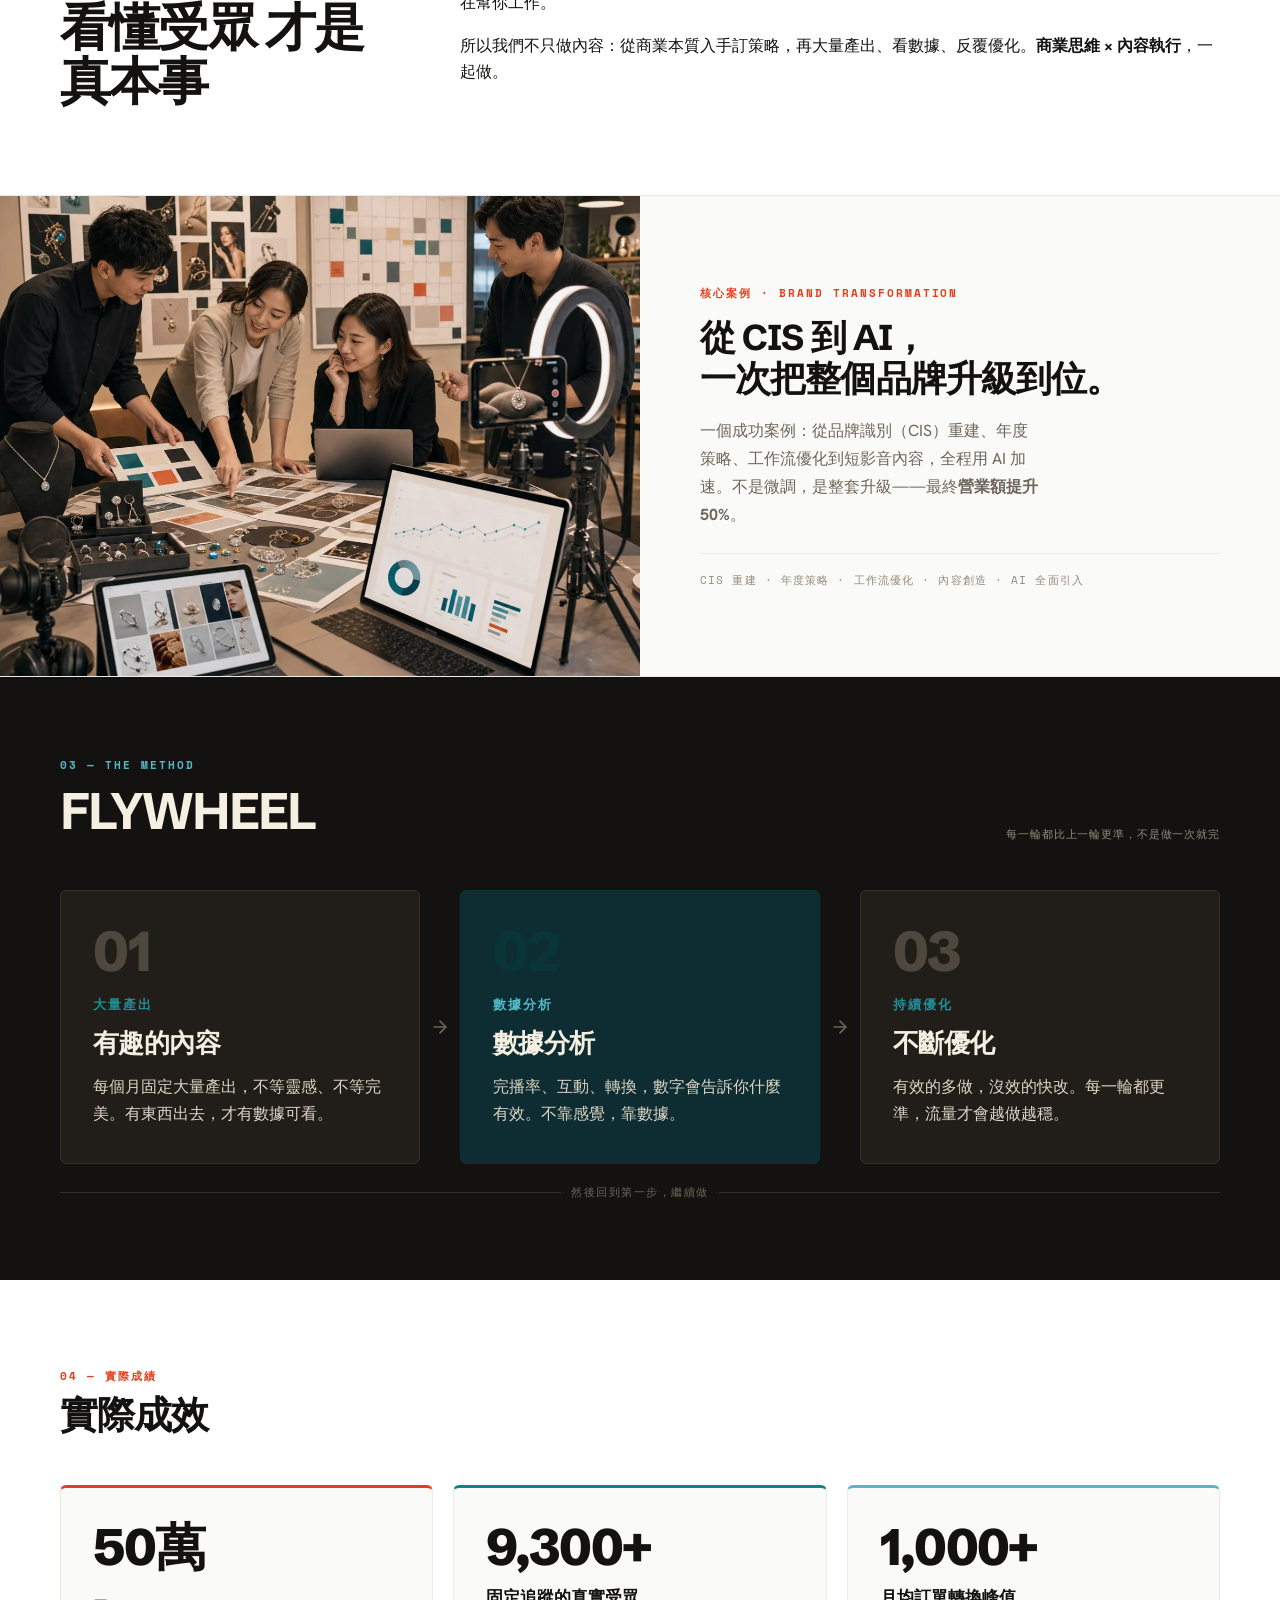
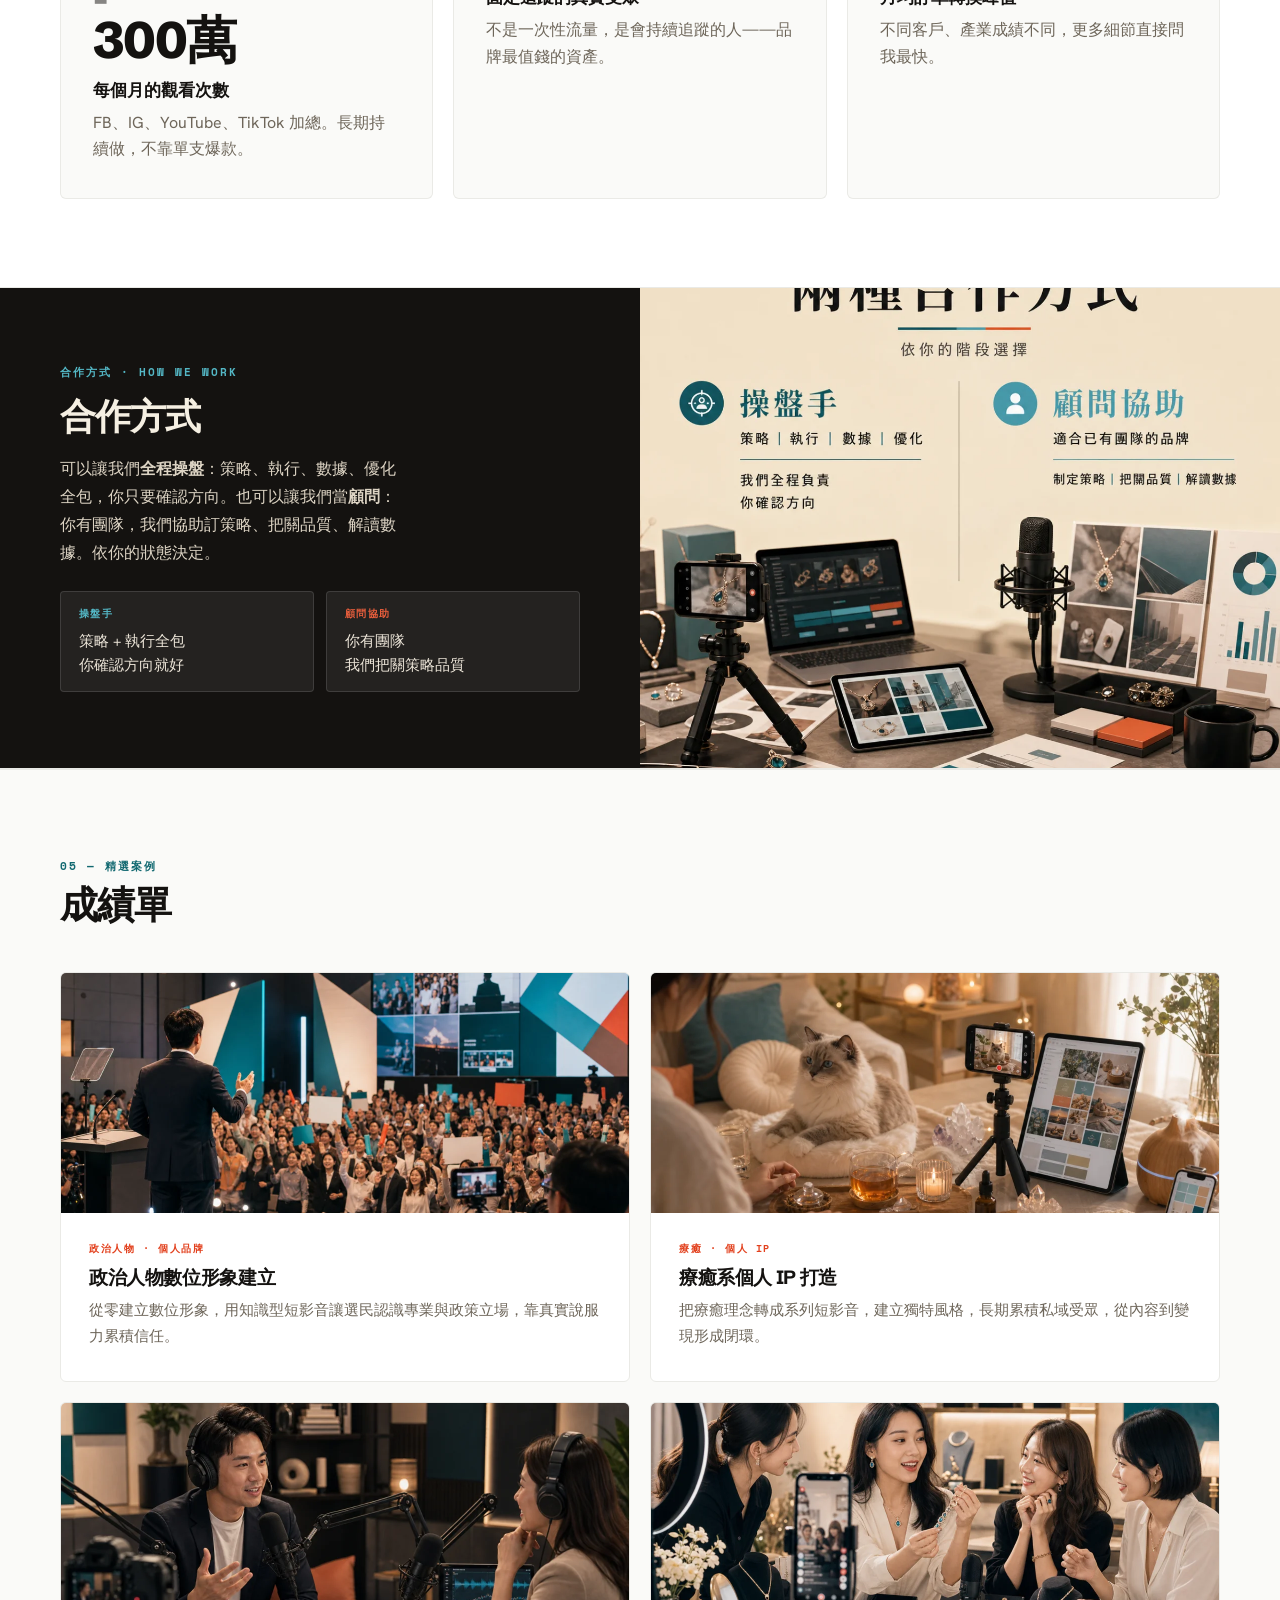
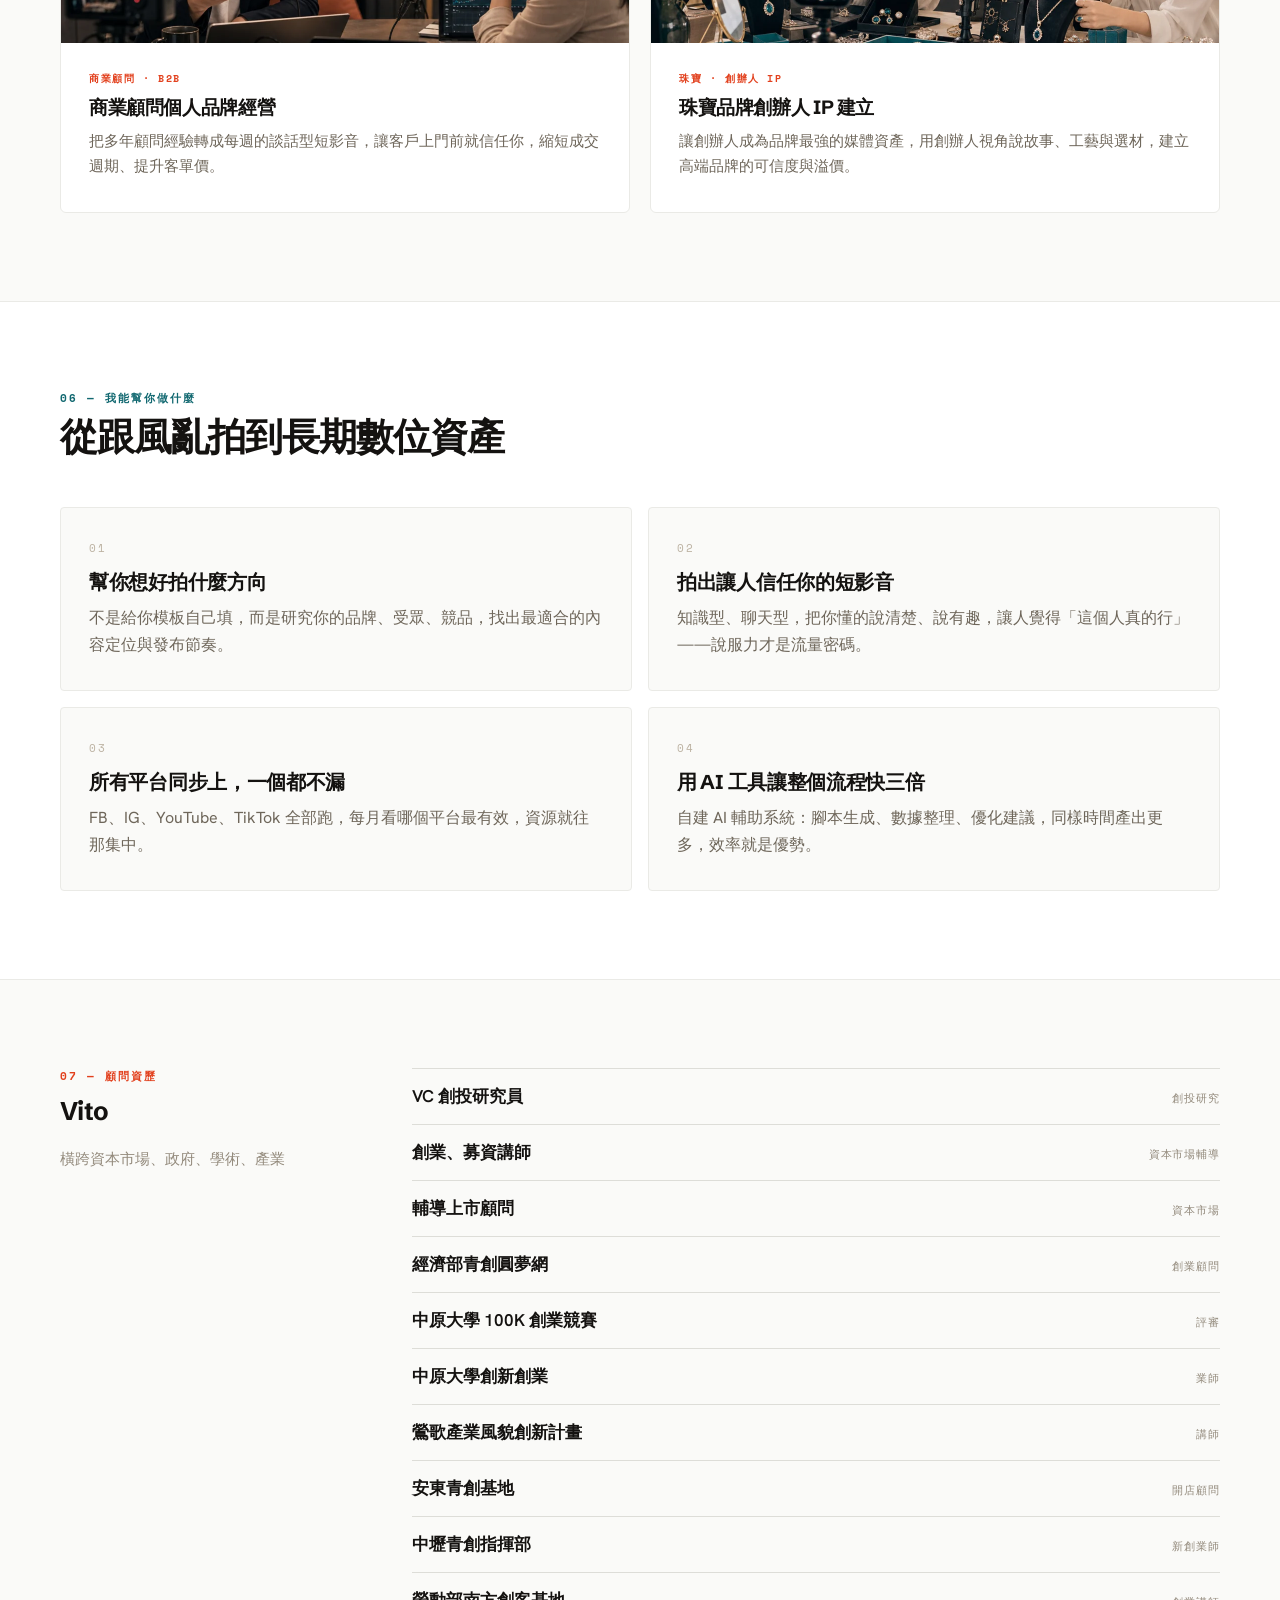
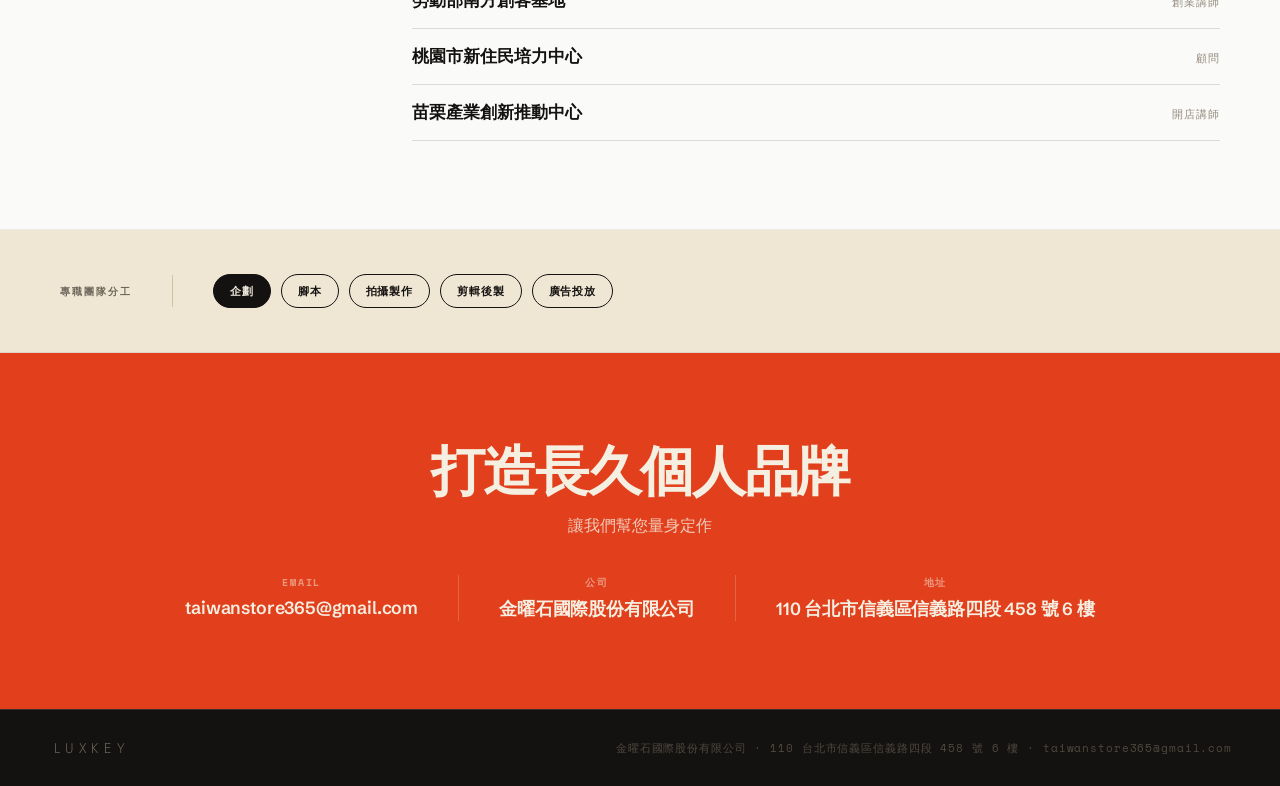
<file: Vito - 個人簡歷-print.html>
<!DOCTYPE html>
<html lang="zh-TW">
<head>
  <meta charset="utf-8">
  <meta name="viewport" content="width=device-width, initial-scale=1">
  <title>Vito · 短影音策略顧問 · LUXKEY</title>
  <link rel="stylesheet" href="colors_and_type.css">
  <script src="image-slot.js"></script>
  <style>
    *, *::before, *::after { box-sizing: border-box; margin: 0; padding: 0; }
    html { scroll-behavior: smooth; }
    body { background: #fff; color: var(--ink-900); font-family: var(--font-sans); -webkit-font-smoothing: antialiased; overflow-x: hidden; }
    a { color: inherit; text-decoration: none; }

    /* MASTHEAD */
    .masthead { background: var(--ink-900); height: 52px; padding: 0 48px; display: flex; align-items: center; justify-content: space-between; border-bottom: 1px solid var(--ink-700); }
    .masthead__wm { font-family: var(--font-logo); font-weight: 300; font-size: 16px; letter-spacing: 0.42em; text-indent: 0.42em; color: var(--cream-50); }
    .masthead__link { font-family: var(--font-mono); font-size: 11px; letter-spacing: 0.10em; color: var(--ink-400); }

    /* HERO */
    .hero { padding: 80px 48px 72px; background: #fff; border-bottom: 1px solid #EAEAE6; }
    .hero__inner { max-width: 1160px; margin: 0 auto; }
    .hero__eyebrow { display: flex; align-items: center; gap: 14px; margin-bottom: 48px; }
    .hero__co { font-family: var(--font-mono); font-size: 11px; font-weight: 700; letter-spacing: 0.18em; text-transform: uppercase; color: var(--ink-400); }
    .hero__dot { width: 4px; height: 4px; border-radius: 50%; background: var(--vermillion-500); flex-shrink: 0; }
    .hero__loc { font-family: var(--font-mono); font-size: 11px; letter-spacing: 0.10em; color: var(--ink-400); }
    .hero__headline { font-family: var(--font-display); font-weight: 800; font-size: clamp(2.8rem, 6vw, 5.2rem); line-height: 1.0; letter-spacing: -0.035em; color: var(--ink-900); margin-bottom: 28px; max-width: 18ch; }
    .hero__headline em { font-style: normal; color: var(--vermillion-500); }
    .hero__mid { display: grid; grid-template-columns: 1fr 1fr; gap: 56px; align-items: end; margin-bottom: 56px; }
    .hero__sub { font-size: 19px; line-height: 1.72; color: var(--ink-500); max-width: 44ch; }
    .hero__tags { display: flex; flex-wrap: wrap; gap: 8px; justify-content: flex-end; align-items: flex-end; }
    .hero__principal { display: flex; align-items: center; gap: 20px; padding-top: 28px; border-top: 1px solid #EAEAE6; }
    .hero__principal-name { font-family: var(--font-display); font-weight: 700; font-size: 1.15rem; letter-spacing: -0.02em; color: var(--ink-900); }
    .hero__principal-sep { width: 1px; height: 18px; background: #DDDDD8; flex-shrink: 0; }
    .hero__principal-role { font-family: var(--font-mono); font-size: 11px; letter-spacing: 0.12em; text-transform: uppercase; color: var(--ink-400); }
    .tag { font-family: var(--font-mono); font-size: 11px; font-weight: 700; letter-spacing: 0.10em; text-transform: uppercase; padding: 8px 14px; border-radius: 999px; border: 1px solid #DDDDD8; color: var(--ink-600); background: #FAFAF8; }
    .tag--v { border-color: var(--vermillion-300); color: var(--vermillion-700); background: var(--vermillion-50); }
    .tag--t { border-color: var(--teal-300); color: var(--teal-700); background: var(--teal-50); }
    .tag--c { border-color: var(--cyan-300); color: var(--cyan-700); background: var(--cyan-50); }

    /* CAPITAL */
    .capital { background: var(--ink-900); padding: 80px 48px; border-bottom: 1px solid var(--ink-700); }
    .capital__inner { max-width: 1160px; margin: 0 auto; display: grid; grid-template-columns: 1fr 240px; gap: 72px; align-items: center; }
    .capital__label { font-family: var(--font-mono); font-size: 11px; font-weight: 700; letter-spacing: 0.18em; text-transform: uppercase; color: var(--cyan-400); margin-bottom: 16px; }
    .capital__title { font-family: var(--font-display); font-weight: 700; font-size: clamp(1.8rem, 3.5vw, 2.8rem); color: var(--cream-50); letter-spacing: -0.03em; line-height: 1.1; margin-bottom: 20px; }
    .capital__body { font-size: 17px; line-height: 1.75; color: var(--ink-200); max-width: 52ch; }
    .capital__mark { text-align: right; }
    .capital__mark-line { font-family: var(--font-display); font-weight: 800; font-size: clamp(3rem, 5vw, 4.4rem); letter-spacing: -0.04em; line-height: 0.88; display: block; }
    .capital__mark-sub { font-family: var(--font-mono); font-size: 10px; letter-spacing: 0.16em; text-transform: uppercase; color: var(--ink-500); margin-top: 12px; display: block; }

    /* ABOUT */
    .about { padding: 88px 48px; background: #fff; border-bottom: 1px solid #EAEAE6; }
    .about__inner { max-width: 1160px; margin: 0 auto; display: grid; grid-template-columns: 320px 1fr; gap: 80px; align-items: start; }
    .about__label { font-family: var(--font-mono); font-size: 11px; font-weight: 700; letter-spacing: 0.18em; text-transform: uppercase; color: var(--vermillion-500); margin-bottom: 20px; }
    .about__headline { font-family: var(--font-display); font-weight: 800; font-size: clamp(2.2rem, 4vw, 3.2rem); color: var(--ink-900); letter-spacing: -0.035em; line-height: 1.05; }
    .about__headline em { font-style: normal; color: var(--vermillion-500); }
    .about__text { font-size: 1.2rem; line-height: 1.8; color: var(--ink-600); }
    .about__text strong { color: var(--ink-900); font-weight: 700; }
    .about__text p + p { margin-top: 18px; }

    /* FEATURE BLOCK — 大圖 + 文字 */
    .feature { border-bottom: 1px solid #EAEAE6; }
    .feature__grid { display: grid; grid-template-columns: 1fr 1fr; min-height: 480px; }
    .feature__img { overflow: hidden; }
    .feature__copy { padding: 72px 60px; display: flex; flex-direction: column; justify-content: center; background: #FAFAF8; }
    .feature__copy--dark { background: var(--ink-900); }
    .feature__label { font-family: var(--font-mono); font-size: 11px; font-weight: 700; letter-spacing: 0.18em; text-transform: uppercase; color: var(--vermillion-500); margin-bottom: 16px; }
    .feature__copy--dark .feature__label { color: var(--cyan-400); }
    .feature__title { font-family: var(--font-display); font-weight: 700; font-size: clamp(1.6rem, 2.8vw, 2.4rem); letter-spacing: -0.025em; line-height: 1.15; color: var(--ink-900); margin-bottom: 18px; }
    .feature__copy--dark .feature__title { color: var(--cream-50); }
    .feature__body { font-size: 16px; line-height: 1.75; color: var(--ink-500); max-width: 38ch; }
    .feature__copy--dark .feature__body { color: var(--ink-200); }
    .feature__note { margin-top: 24px; font-family: var(--font-mono); font-size: 11px; letter-spacing: 0.10em; color: var(--ink-400); border-top: 1px solid #EAEAE6; padding-top: 18px; }
    .feature__copy--dark .feature__note { color: var(--ink-500); border-top-color: var(--ink-700); }

    /* PHOTO STRIP */
    .photos { background: var(--ink-900); border-top: 1px solid var(--ink-700); border-bottom: 1px solid var(--ink-700); overflow: hidden; }
    .photos__grid { display: grid; grid-template-columns: repeat(3, 1fr); height: 340px; }
    .photos__item { position: relative; overflow: hidden; }
    .photos__item + .photos__item { border-left: 1px solid var(--ink-700); }
    .photos__caption { position: absolute; bottom: 0; left: 0; right: 0; padding: 14px 20px; background: linear-gradient(to top, rgba(20,18,16,0.9) 0%, transparent 100%); font-family: var(--font-mono); font-size: 11px; font-weight: 700; letter-spacing: 0.14em; text-transform: uppercase; color: var(--ink-300); pointer-events: none; }

    /* PROCESS */
    .process { background: var(--ink-900); padding: 80px 48px; }
    .process__inner { max-width: 1160px; margin: 0 auto; }
    .process__header { display: flex; align-items: baseline; justify-content: space-between; margin-bottom: 48px; flex-wrap: wrap; gap: 12px; }
    .process__label { font-family: var(--font-mono); font-size: 11px; font-weight: 700; letter-spacing: 0.18em; text-transform: uppercase; color: var(--cyan-400); }
    .process__title { font-family: var(--font-display); font-weight: 700; font-size: clamp(1.5rem, 2.8vw, 2.2rem); color: var(--cream-50); letter-spacing: -0.025em; margin-top: 8px; }
    .process__note { font-family: var(--font-mono); font-size: 11px; letter-spacing: 0.08em; color: var(--ink-400); align-self: flex-end; }
    .loop { display: grid; grid-template-columns: 1fr 40px 1fr 40px 1fr; align-items: center; }
    .loop__arrow { display: flex; align-items: center; justify-content: center; color: var(--ink-500); }
    .loop__arrow svg { display: block; }
    .loop__step { background: var(--ink-800); border: 1px solid var(--ink-700); border-radius: 6px; padding: 36px 32px; }
    .loop__step--mid { background: #0D2D32; border-color: var(--teal-800); }
    .loop__n { font-family: var(--font-display); font-weight: 800; font-size: 3.5rem; line-height: 0.85; letter-spacing: -0.04em; color: var(--ink-600); margin-bottom: 20px; }
    .loop__step--mid .loop__n { color: var(--teal-800); }
    .loop__verb { font-family: var(--font-display); font-weight: 700; font-size: 1.6rem; color: var(--cream-50); letter-spacing: -0.02em; margin-bottom: 14px; }
    .loop__sub { font-family: var(--font-mono); font-size: 13px; font-weight: 700; letter-spacing: 0.16em; text-transform: uppercase; color: var(--teal-400); margin-bottom: 14px; }
    .loop__step--mid .loop__sub { color: var(--cyan-400); }
    .loop__desc { font-size: 16px; line-height: 1.7; color: var(--ink-200); }
    .loop__repeat { grid-column: 1 / -1; margin-top: 20px; text-align: center; font-family: var(--font-mono); font-size: 11px; letter-spacing: 0.14em; color: var(--ink-500); display: flex; align-items: center; justify-content: center; gap: 10px; }
    .loop__repeat::before, .loop__repeat::after { content: ''; flex: 1; height: 1px; background: var(--ink-700); }

    /* RESULTS */
    .results { background: #fff; padding: 88px 48px; border-bottom: 1px solid #EAEAE6; }
    .results__inner { max-width: 1160px; margin: 0 auto; }
    .results__header { margin-bottom: 48px; }
    .results__label { font-family: var(--font-mono); font-size: 11px; font-weight: 700; letter-spacing: 0.18em; text-transform: uppercase; color: var(--vermillion-500); margin-bottom: 8px; }
    .results__title { font-family: var(--font-display); font-weight: 700; font-size: clamp(1.6rem, 3vw, 2.4rem); color: var(--ink-900); letter-spacing: -0.025em; }
    .result-grid { display: grid; grid-template-columns: repeat(3, 1fr); gap: 20px; }
    .result-card { background: #FAFAF8; border: 1px solid #EAEAE6; border-radius: 6px; padding: 36px 32px; border-top: 3px solid var(--vermillion-500); }
    .result-card--t { border-top-color: var(--teal-500); }
    .result-card--c { border-top-color: var(--cyan-400); }
    .result-card__num { font-family: var(--font-display); font-weight: 800; font-size: clamp(2.4rem, 4vw, 3.6rem); letter-spacing: -0.04em; line-height: 0.9; color: var(--ink-900); margin-bottom: 16px; }
    .result-card__what { font-weight: 700; font-size: 17px; color: var(--ink-900); margin-bottom: 8px; }
    .result-card__how { font-size: 16px; line-height: 1.65; color: var(--ink-500); }

    /* CASE STUDIES */
    .cases { background: #FAFAF8; padding: 88px 48px; border-top: 1px solid #EAEAE6; border-bottom: 1px solid #EAEAE6; }
    .cases__inner { max-width: 1160px; margin: 0 auto; }
    .cases__header { margin-bottom: 44px; }
    .cases__label { font-family: var(--font-mono); font-size: 11px; font-weight: 700; letter-spacing: 0.18em; text-transform: uppercase; color: var(--teal-600); margin-bottom: 8px; }
    .cases__title { font-family: var(--font-display); font-weight: 700; font-size: clamp(1.6rem, 3vw, 2.4rem); color: var(--ink-900); letter-spacing: -0.025em; }
    .cases__grid { display: grid; grid-template-columns: 1fr 1fr; gap: 20px; }
    .case-card { background: #fff; border: 1px solid #EAEAE6; border-radius: 6px; overflow: hidden; }
    .case-card__img { overflow: hidden; height: 240px; }
    .case-card__body { padding: 28px 28px 32px; }
    .case-card__tag { font-family: var(--font-mono); font-size: 10px; font-weight: 700; letter-spacing: 0.16em; text-transform: uppercase; color: var(--vermillion-500); margin-bottom: 10px; }
    .case-card__title { font-family: var(--font-display); font-weight: 700; font-size: 1.2rem; color: var(--ink-900); letter-spacing: -0.02em; margin-bottom: 10px; }
    .case-card__desc { font-size: 15px; line-height: 1.7; color: var(--ink-500); }

    /* SERVICES */
    .services { background: #fff; padding: 88px 48px; border-bottom: 1px solid #EAEAE6; }
    .services__inner { max-width: 1160px; margin: 0 auto; }
    .services__header { margin-bottom: 48px; }
    .services__label { font-family: var(--font-mono); font-size: 11px; font-weight: 700; letter-spacing: 0.18em; text-transform: uppercase; color: var(--teal-600); margin-bottom: 8px; }
    .services__title { font-family: var(--font-display); font-weight: 700; font-size: clamp(1.6rem, 3vw, 2.4rem); color: var(--ink-900); letter-spacing: -0.025em; }
    .svc-grid { display: grid; grid-template-columns: repeat(2, 1fr); gap: 16px; }
    .svc { background: #FAFAF8; border: 1px solid #EAEAE6; border-radius: 4px; padding: 32px 28px; transition: transform 0.18s var(--ease-out), box-shadow 0.18s var(--ease-out); }
    .svc:hover { transform: translateY(-2px); box-shadow: var(--shadow-md); }
    .svc__num { font-family: var(--font-mono); font-size: 11px; letter-spacing: 0.14em; color: var(--ink-300); margin-bottom: 14px; }
    .svc__title { font-family: var(--font-display); font-weight: 700; font-size: 1.25rem; color: var(--ink-900); letter-spacing: -0.015em; margin-bottom: 10px; }
    .svc__body { font-size: 16px; line-height: 1.7; color: var(--ink-500); }

    /* CREDENTIALS */
    .credentials { background: #FAFAF8; padding: 88px 48px; border-bottom: 1px solid #EAEAE6; }
    .credentials__inner { max-width: 1160px; margin: 0 auto; display: grid; grid-template-columns: 280px 1fr; gap: 72px; align-items: start; }
    .credentials__label { font-family: var(--font-mono); font-size: 11px; font-weight: 700; letter-spacing: 0.18em; text-transform: uppercase; color: var(--vermillion-500); margin-bottom: 12px; }
    .credentials__title { font-family: var(--font-display); font-weight: 700; font-size: 1.6rem; line-height: 1.2; color: var(--ink-900); letter-spacing: -0.025em; }
    .credentials__note { margin-top: 20px; font-size: 15px; line-height: 1.65; color: var(--ink-400); }
    .cred-list { list-style: none; }
    .cred-item { display: grid; grid-template-columns: 1fr auto; gap: 20px; align-items: baseline; padding: 16px 0; border-bottom: 1px solid #DDDDD8; }
    .cred-item:first-child { border-top: 1px solid #DDDDD8; }
    .cred-name { font-weight: 600; font-size: 17px; color: var(--ink-900); }
    .cred-role { font-family: var(--font-mono); font-size: 11px; letter-spacing: 0.08em; color: var(--ink-400); text-align: right; white-space: nowrap; }

    /* TEAM */
    .team { background: var(--cream-100); padding: 44px 48px; border-bottom: 1px solid #DDD4C4; }
    .team__inner { max-width: 1160px; margin: 0 auto; display: flex; align-items: center; gap: 40px; }
    .team__label { font-family: var(--font-mono); font-size: 10px; font-weight: 700; letter-spacing: 0.20em; text-transform: uppercase; color: var(--ink-500); white-space: nowrap; flex-shrink: 0; }
    .team__sep { width: 1px; height: 32px; background: var(--cream-300); flex-shrink: 0; }
    .team__roles { display: flex; flex-wrap: wrap; gap: 10px; flex: 1; }
    .role-tag { font-family: var(--font-mono); font-size: 11px; font-weight: 700; letter-spacing: 0.08em; text-transform: uppercase; padding: 8px 16px; border-radius: 999px; border: 1px solid var(--ink-900); color: var(--ink-900); background: transparent; }
    .role-tag--fill { background: var(--ink-900); color: var(--cream-50); }

    /* CTA */
    .cta-band { background: var(--vermillion-500); padding: 88px 48px; text-align: center; }
    .cta-band__head { font-family: var(--font-display); font-weight: 700; font-size: clamp(2rem, 4.5vw, 3.4rem); color: var(--paper); letter-spacing: -0.03em; line-height: 1.1; max-width: 24ch; margin: 0 auto 12px; }
    .cta-band__sub { font-size: 16px; color: rgba(245,239,226,0.8); margin-bottom: 36px; }
    .cta-contact { display: flex; flex-wrap: wrap; justify-content: center; gap: 0; }
    .cta-contact__item { display: flex; flex-direction: column; align-items: center; gap: 7px; padding: 0 40px; }
    .cta-contact__item + .cta-contact__item { border-left: 1px solid rgba(245,239,226,0.2); }
    .cta-contact__label { font-family: var(--font-mono); font-size: 10px; font-weight: 700; letter-spacing: 0.18em; text-transform: uppercase; color: rgba(245,239,226,0.5); }
    .cta-contact__value { font-family: var(--font-display); font-weight: 600; font-size: 1.1rem; color: var(--paper); letter-spacing: -0.01em; }
    .cta-contact__value:hover { text-decoration: underline; text-underline-offset: 3px; }

    /* FOOTER */
    .footer { background: var(--ink-900); padding: 28px 48px; display: flex; align-items: center; justify-content: space-between; border-top: 1px solid var(--ink-700); }
    .footer__wm { font-family: var(--font-logo); font-weight: 300; font-size: 14px; letter-spacing: 0.40em; text-indent: 0.40em; color: var(--ink-500); }
    .footer__note { font-family: var(--font-mono); font-size: 11px; letter-spacing: 0.08em; color: var(--ink-600); }

    /* RESPONSIVE */
    @media (max-width: 900px) {
      .hero, .capital, .about, .process, .results, .cases, .services, .credentials, .team, .cta-band { padding-left: 24px; padding-right: 24px; }
      .masthead { padding: 0 24px; }
      .hero__mid { grid-template-columns: 1fr; gap: 28px; }
      .hero__tags { justify-content: flex-start; }
      .hero__principal { flex-wrap: wrap; gap: 12px; }
      .capital__inner { grid-template-columns: 1fr; gap: 28px; }
      .capital__mark { text-align: left; }
      .about__inner { grid-template-columns: 1fr; gap: 36px; }
      .feature__grid { grid-template-columns: 1fr; }
      .feature__img { height: 260px; }
      .feature__copy { padding: 48px 28px; }
      .photos__grid { grid-template-columns: 1fr; height: auto; }
      .loop { grid-template-columns: 1fr; }
      .loop__arrow { display: none; }
      .loop__step { border-radius: 0; border-left: none; border-right: none; border-top: none; }
      .loop__step:first-child { border-radius: 6px 6px 0 0; border-top: 1px solid var(--ink-700); }
      .loop__step:last-child { border-radius: 0 0 6px 6px; }
      .result-grid { grid-template-columns: 1fr; }
      .cases__grid { grid-template-columns: 1fr; }
      .svc-grid { grid-template-columns: 1fr; }
      .credentials__inner { grid-template-columns: 1fr; gap: 36px; }
      .team__inner { flex-direction: column; align-items: flex-start; gap: 16px; }
      .team__sep { display: none; }
      .cta-contact { gap: 24px; }
      .cta-contact__item { border-left: none; padding: 0; }
      .footer { flex-direction: column; gap: 10px; text-align: center; }
    }

    /* RESPONSIVE — phones */
    @media (max-width: 600px) {
      .masthead { height: 48px; padding: 0 20px; }
      .masthead__wm { font-size: 13px; letter-spacing: 0.30em; text-indent: 0.30em; }
      .masthead__link { font-size: 10px; }

      #banner-main { height: 280px !important; }

      .hero, .capital, .about, .process, .results, .cases, .services, .credentials, .team, .cta-band { padding-left: 20px; padding-right: 20px; }

      .hero { padding-top: 56px; padding-bottom: 48px; }
      .hero__eyebrow { flex-wrap: wrap; gap: 6px 12px; margin-bottom: 32px; }
      .hero__headline { font-size: clamp(2.1rem, 8.5vw, 2.8rem); margin-bottom: 24px; }
      .hero__mid { gap: 24px; margin-bottom: 40px; }
      .hero__sub { font-size: 17px; }
      .hero__principal { gap: 8px 12px; }
      .hero__principal-sep { display: none; }

      .capital, .about, .process, .results, .cases, .services, .credentials { padding-top: 56px; padding-bottom: 56px; }

      .feature__img { height: 240px; }
      #feature-a-img, #feature-b-img { min-height: 0 !important; height: 240px !important; }
      .feature__copy { padding: 40px 20px; }

      .loop__step { padding: 28px 22px; }
      .loop__n { font-size: 2.8rem; }
      .loop__verb { font-size: 1.4rem; }

      .result-card, .svc { padding: 28px 22px; }

      .cred-item { grid-template-columns: 1fr; gap: 4px; }
      .cred-role { text-align: left; white-space: normal; }

      .cta-band { padding-top: 56px; padding-bottom: 56px; }
      .cta-contact { flex-direction: column; gap: 18px; }
      .cta-contact__item { width: 100%; }

      .footer { padding: 24px 20px; }
    }

  </style>
</head>
<body>

  <!-- MASTHEAD -->
  <header class="masthead">
    <span class="masthead__wm">LUXKEY</span>
    <span class="masthead__link">luxkey.international</span>
  </header>

  <!-- BANNER -->
  <div style="width:100%;overflow:hidden;border-bottom:1px solid #EAEAE6;line-height:0;">
    <image-slot id="banner-main" style="width:100%;height:480px;" shape="rect"
      placeholder="主視覺 Banner — 拖曳 AI 圖片到這裡（建議橫式寬幅圖）"></image-slot>
  </div>

  <!-- HERO -->
  <section class="hero">
    <div class="hero__inner">
      <div class="hero__eyebrow">
        <span class="hero__co">金曜石國際 · LUXKEY International</span>
        <div class="hero__dot"></div>
        <span class="hero__loc">台北市信義區</span>
      </div>
      <h1 class="hero__headline">用投資的眼光，<br>做你的<em>品牌</em>跟<em>流量</em>。</h1>
      <div class="hero__mid">
        <p class="hero__sub">品牌是資產、流量是現金流、內容是複利。商業企劃、行銷、短影音,每個決策都看投資回報。</p>
        <div class="hero__tags">
          <span class="tag tag--v">短影音製作</span>
          <span class="tag tag--t">商業企劃</span>
          <span class="tag tag--c">行銷策略</span>
          <span class="tag">創投研究</span>
          <span class="tag">AI 加速</span>
          <span class="tag">私域經營</span>
        </div>
      </div>
      <div class="hero__principal">
        <span class="hero__principal-name">Vito</span>
        <div class="hero__principal-sep"></div>
        <span class="hero__principal-role">主理人 · 短影音策略顧問</span>
        <div class="hero__principal-sep"></div>
        <span class="hero__principal-role">luxkey.international</span>
      </div>
    </div>
  </section>

  <!-- CAPITAL MARKETS -->
  <section class="capital">
    <div class="capital__inner">
      <div>
        <div class="capital__label">01 — CAPITAL MARKETS THINKING · 資本市場思維</div>
        <h2 class="capital__title">投資人怎麼看一個品牌，<br>我們就怎麼幫你建它。</h2>
        <p class="capital__body">用資本市場的邏輯看商業與流量：品牌是資產、受眾是護城河、內容是複利。</p>
      </div>
      <div class="capital__mark">
        <span class="capital__mark-line" style="color:var(--teal-400);">Pitch</span>
        <span class="capital__mark-line" style="color:var(--vermillion-400);">Deck</span>
        <span class="capital__mark-sub">募資簡報</span>
      </div>
    </div>
  </section>

  <!-- ABOUT -->
  <section class="about">
    <div class="about__inner">
      <div>
        <div class="about__label">02 — 我在做什麼</div>
        <h2 class="about__headline">看懂受眾
才是真本事</h2>
      </div>
      <div class="about__text">
        <p>流量不是目標，是結果。真正的目標是<strong>建立一個看得懂、信得過的品牌</strong>。每一支影片都是複利，往後每天都在幫你工作。</p>
        <p>所以我們不只做內容：從商業本質入手訂策略，再大量產出、看數據、反覆優化。<strong>商業思維 × 內容執行</strong>，一起做。</p>
      </div>
    </div>
  </section>

  <!-- FEATURE 1 — 核心故事 -->
  <div class="feature">
    <div class="feature__grid">
      <div class="feature__img">
        <image-slot id="feature-a-img" style="width:100%;height:100%;min-height:480px;" shape="rect"
          placeholder="品牌改造案例圖片 — 拖曳 AI 圖片到這裡"></image-slot>
      </div>
      <div class="feature__copy">
        <div class="feature__label">核心案例 · Brand Transformation</div>
        <h3 class="feature__title">從 CIS 到 AI，<br>一次把整個品牌升級到位。</h3>
        <p class="feature__body">一個成功案例：從品牌識別（CIS）重建、年度策略、工作流優化到短影音內容，全程用 AI 加速。不是微調，是整套升級——最終<strong>營業額提升 50%</strong>。</p>
        <div class="feature__note">CIS 重建 · 年度策略 · 工作流優化 · 內容創造 · AI 全面引入</div>
      </div>
    </div>
  </div>

  <!-- PROCESS LOOP -->
  <section class="process">
    <div class="process__inner">
      <div class="process__header">
        <div>
          <div class="process__label">03 — THE METHOD</div>
          <h2 class="process__title" style="font-size:clamp(2rem,4vw,3.2rem);letter-spacing:-0.04em;">FLYWHEEL</h2>
        </div>
        <span class="process__note">每一輪都比上一輪更準，不是做一次就完</span>
      </div>
      <div class="loop">
        <div class="loop__step">
          <div class="loop__n">01</div>
          <div class="loop__sub">大量產出</div>
          <h3 class="loop__verb">有趣的內容</h3>
          <p class="loop__desc">每個月固定大量產出，不等靈感、不等完美。有東西出去，才有數據可看。</p>
        </div>
        <div class="loop__arrow">
          <svg width="20" height="20" viewBox="0 0 24 24" fill="none" stroke="currentColor" stroke-width="2" stroke-linecap="round" stroke-linejoin="round"><path d="M5 12h14"></path><path d="m12 5 7 7-7 7"></path></svg>
        </div>
        <div class="loop__step loop__step--mid">
          <div class="loop__n">02</div>
          <div class="loop__sub">數據分析</div>
          <h3 class="loop__verb">數據分析</h3>
          <p class="loop__desc">完播率、互動、轉換，數字會告訴你什麼有效。不靠感覺，靠數據。</p>
        </div>
        <div class="loop__arrow">
          <svg width="20" height="20" viewBox="0 0 24 24" fill="none" stroke="currentColor" stroke-width="2" stroke-linecap="round" stroke-linejoin="round"><path d="M5 12h14"></path><path d="m12 5 7 7-7 7"></path></svg>
        </div>
        <div class="loop__step">
          <div class="loop__n">03</div>
          <div class="loop__sub">持續優化</div>
          <h3 class="loop__verb">不斷優化</h3>
          <p class="loop__desc">有效的多做，沒效的快改。每一輪都更準，流量才會越做越穩。</p>
        </div>
        <div class="loop__repeat">然後回到第一步，繼續做</div>
      </div>
    </div>
  </section>

  <!-- RESULTS -->
  <section class="results">
    <div class="results__inner">
      <div class="results__header">
        <div class="results__label">04 — 實際成績</div>
        <h2 class="results__title">實際成效</h2>
      </div>
      <div class="result-grid">
        <div class="result-card">
          <div class="result-card__num">50萬<br><span style="font-size:0.6em;opacity:0.5;">–</span><br>300萬</div>
          <div class="result-card__what">每個月的觀看次數</div>
          <p class="result-card__how">FB、IG、YouTube、TikTok 加總。長期持續做，不靠單支爆款。</p>
        </div>
        <div class="result-card result-card--t">
          <div class="result-card__num">9,300+</div>
          <div class="result-card__what">固定追蹤的真實受眾</div>
          <p class="result-card__how">不是一次性流量，是會持續追蹤的人——品牌最值錢的資產。</p>
        </div>
        <div class="result-card result-card--c">
          <div class="result-card__num">1,000+</div>
          <div class="result-card__what">月均訂單轉換峰值</div>
          <p class="result-card__how">不同客戶、產業成績不同，更多細節直接問我最快。</p>
        </div>
      </div>
    </div>
  </section>

  <!-- FEATURE 2 — 合作方式 -->
  <div class="feature">
    <div class="feature__grid">
      <div class="feature__copy feature__copy--dark">
        <div class="feature__label">合作方式 · How We Work</div>
        <h3 class="feature__title">合作方式
</h3>
        <p class="feature__body">可以讓我們<strong>全程操盤</strong>：策略、執行、數據、優化全包，你只要確認方向。也可以讓我們當<strong>顧問</strong>：你有團隊，我們協助訂策略、把關品質、解讀數據。依你的狀態決定。</p>
        <div style="display:flex;gap:12px;margin-top:24px;flex-wrap:wrap;">
          <div style="background:rgba(255,255,255,0.07);border:1px solid rgba(255,255,255,0.12);border-radius:4px;padding:14px 18px;flex:1;min-width:140px;">
            <div style="font-family:var(--font-mono);font-size:10px;font-weight:700;letter-spacing:0.14em;text-transform:uppercase;color:var(--cyan-400);margin-bottom:8px;">操盤手</div>
            <div style="font-size:15px;line-height:1.6;color:var(--ink-100);">策略 + 執行全包<br>你確認方向就好</div>
          </div>
          <div style="background:rgba(255,255,255,0.07);border:1px solid rgba(255,255,255,0.12);border-radius:4px;padding:14px 18px;flex:1;min-width:140px;">
            <div style="font-family:var(--font-mono);font-size:10px;font-weight:700;letter-spacing:0.14em;text-transform:uppercase;color:var(--vermillion-400);margin-bottom:8px;">顧問協助</div>
            <div style="font-size:15px;line-height:1.6;color:var(--ink-100);">你有團隊<br>我們把關策略品質</div>
          </div>
        </div>
      </div>
      <div class="feature__img">
        <image-slot id="feature-b-img" style="width:100%;height:100%;min-height:480px;" shape="rect"
          placeholder="合作方式圖片 — 拖曳 AI 圖片到這裡"></image-slot>
      </div>
    </div>
  </div>

  <!-- CASE STUDIES -->
  <section class="cases">
    <div class="cases__inner">
      <div class="cases__header">
        <div class="cases__label">05 — 精選案例</div>
        <h2 class="cases__title">成績單</h2>
      </div>
      <div class="cases__grid">
        <div class="case-card">
          <div class="case-card__img">
            <image-slot id="case-a-img" style="width:100%;height:240px;" shape="rect"
              placeholder="政治人物案例圖片 — 拖曳到這裡"></image-slot>
          </div>
          <div class="case-card__body">
            <div class="case-card__tag">政治人物 · 個人品牌</div>
            <h3 class="case-card__title">政治人物數位形象建立</h3>
            <p class="case-card__desc">從零建立數位形象，用知識型短影音讓選民認識專業與政策立場，靠真實說服力累積信任。</p>
          </div>
        </div>
        <div class="case-card">
          <div class="case-card__img">
            <image-slot id="case-b-img" style="width:100%;height:240px;" shape="rect"
              placeholder="療癒個人 IP 案例圖片 — 拖曳到這裡"></image-slot>
          </div>
          <div class="case-card__body">
            <div class="case-card__tag">療癒 · 個人 IP</div>
            <h3 class="case-card__title">療癒系個人 IP 打造</h3>
            <p class="case-card__desc">把療癒理念轉成系列短影音，建立獨特風格，長期累積私域受眾，從內容到變現形成閉環。</p>
          </div>
        </div>
        <div class="case-card">
          <div class="case-card__img">
            <image-slot id="case-c-img" style="width:100%;height:240px;" shape="rect"
              placeholder="商業顧問案例圖片 — 拖曳到這裡"></image-slot>
          </div>
          <div class="case-card__body">
            <div class="case-card__tag">商業顧問 · B2B</div>
            <h3 class="case-card__title">商業顧問個人品牌經營</h3>
            <p class="case-card__desc">把多年顧問經驗轉成每週的談話型短影音，讓客戶上門前就信任你，縮短成交週期、提升客單價。</p>
          </div>
        </div>
        <div class="case-card">
          <div class="case-card__img">
            <image-slot id="case-d-img" style="width:100%;height:240px;" shape="rect"
              placeholder="珠寶創辦人 IP 案例圖片 — 拖曳到這裡"></image-slot>
          </div>
          <div class="case-card__body">
            <div class="case-card__tag">珠寶 · 創辦人 IP</div>
            <h3 class="case-card__title">珠寶品牌創辦人 IP 建立</h3>
            <p class="case-card__desc">讓創辦人成為品牌最強的媒體資產，用創辦人視角說故事、工藝與選材，建立高端品牌的可信度與溢價。</p>
          </div>
        </div>
      </div>
    </div>
  </section>

  <!-- SERVICES -->
  <section class="services">
    <div class="services__inner">
      <div class="services__header">
        <div class="services__label">06 — 我能幫你做什麼</div>
        <h2 class="services__title">從跟風亂拍到長期數位資產</h2>
      </div>
      <div class="svc-grid">
        <div class="svc">
          <div class="svc__num">01</div>
          <h3 class="svc__title">幫你想好拍什麼方向</h3>
          <p class="svc__body">不是給你模板自己填，而是研究你的品牌、受眾、競品，找出最適合的內容定位與發布節奏。</p>
        </div>
        <div class="svc">
          <div class="svc__num">02</div>
          <h3 class="svc__title">拍出讓人信任你的短影音</h3>
          <p class="svc__body">知識型、聊天型，把你懂的說清楚、說有趣，讓人覺得「這個人真的行」——說服力才是流量密碼。</p>
        </div>
        <div class="svc">
          <div class="svc__num">03</div>
          <h3 class="svc__title">所有平台同步上，一個都不漏</h3>
          <p class="svc__body">FB、IG、YouTube、TikTok 全部跑，每月看哪個平台最有效，資源就往那集中。</p>
        </div>
        <div class="svc">
          <div class="svc__num">04</div>
          <h3 class="svc__title">用 AI 工具讓整個流程快三倍</h3>
          <p class="svc__body">自建 AI 輔助系統：腳本生成、數據整理、優化建議，同樣時間產出更多，效率就是優勢。</p>
        </div>
      </div>
    </div>
  </section>

  <!-- CREDENTIALS -->
  <section class="credentials">
    <div class="credentials__inner">
      <div>
        <div class="credentials__label">07 — 顧問資歷</div>
        <h2 class="credentials__title">Vito</h2>
        <p class="credentials__note">橫跨資本市場、政府、學術、產業</p>
      </div>
      <ul class="cred-list">
        <li class="cred-item"><span class="cred-name">VC 創投研究員</span><span class="cred-role">創投研究</span></li>
        <li class="cred-item"><span class="cred-name">創業、募資講師</span><span class="cred-role">資本市場輔導</span></li>
        <li class="cred-item"><span class="cred-name">輔導上市顧問</span><span class="cred-role">資本市場</span></li>
        <li class="cred-item"><span class="cred-name">經濟部青創圓夢網</span><span class="cred-role">創業顧問</span></li>
        <li class="cred-item"><span class="cred-name">中原大學 100K 創業競賽</span><span class="cred-role">評審</span></li>
        <li class="cred-item"><span class="cred-name">中原大學創新創業</span><span class="cred-role">業師</span></li>
        <li class="cred-item"><span class="cred-name">鶯歌產業風貌創新計畫</span><span class="cred-role">講師</span></li>
        <li class="cred-item"><span class="cred-name">安東青創基地</span><span class="cred-role">開店顧問</span></li>
        <li class="cred-item"><span class="cred-name">中壢青創指揮部</span><span class="cred-role">新創業師</span></li>
        <li class="cred-item"><span class="cred-name">勞動部南方創客基地</span><span class="cred-role">創業講師</span></li>
        <li class="cred-item"><span class="cred-name">桃園市新住民培力中心</span><span class="cred-role">顧問</span></li>
        <li class="cred-item"><span class="cred-name">苗栗產業創新推動中心</span><span class="cred-role">開店講師</span></li>
      </ul>
    </div>
  </section>

  <!-- TEAM -->
  <div class="team">
    <div class="team__inner">
      <div class="team__label">專職團隊分工</div>
      <div class="team__sep"></div>
      <div class="team__roles">
        <span class="role-tag role-tag--fill">企劃</span>
        <span class="role-tag">腳本</span>
        <span class="role-tag">拍攝製作</span>
        <span class="role-tag">剪輯後製</span>
        <span class="role-tag">廣告投放</span>
      </div>
    </div>
  </div>

  <!-- CTA -->
  <section class="cta-band">
    <h2 class="cta-band__head">打造長久個人品牌</h2>
    <p class="cta-band__sub">讓我們幫您量身定作</p>
    <div class="cta-contact">
      <div class="cta-contact__item">
        <span class="cta-contact__label">Email</span>
        <a href="mailto:taiwanstore365@gmail.com" class="cta-contact__value">taiwanstore365@gmail.com</a>
      </div>
      <div class="cta-contact__item">
        <span class="cta-contact__label">公司</span>
        <span class="cta-contact__value">金曜石國際股份有限公司</span>
      </div>
      <div class="cta-contact__item">
        <span class="cta-contact__label">地址</span>
        <span class="cta-contact__value">110 台北市信義區信義路四段 458 號 6 樓</span>
      </div>
    </div>
  </section>

  <!-- FOOTER -->
  <footer class="footer">
    <span class="footer__wm">LUXKEY</span>
    <span class="footer__note">金曜石國際股份有限公司 · 110 台北市信義區信義路四段 458 號 6 樓 · taiwanstore365@gmail.com</span>
  </footer>

<script>
(async () => {
  // Prepend so page-supplied @page / break rules (deck-stage's margin:0,
  // author CSS) keep source-order precedence over the baseline.
  const baseCss = document.createElement('style');
  baseCss.textContent = "@media print {\n  @page { margin: 0.5cm; }\n  html, body { print-color-adjust: exact; -webkit-print-color-adjust: exact; }\n  section, article, figure, table { break-inside: avoid; }\n  *, *::before, *::after {\n    animation-delay: -99s !important; animation-duration: .001s !important;\n    animation-iteration-count: 1 !important; animation-fill-mode: both !important;\n    animation-play-state: running !important; transition-duration: 0s !important;\n  }\n}";
  document.head.prepend(baseCss);
  if (document.readyState === 'loading') {
    await new Promise((r) => document.addEventListener('DOMContentLoaded', r, { once: true }));
  }
  let ds = document.querySelector('deck-stage');
  // whenDefined never resolves when nothing registers the element, so only
  // await it when a <deck-stage> tag exists (and race a timeout regardless).
  if (ds && !customElements.get('deck-stage')) {
    try {
      await Promise.race([
        customElements.whenDefined('deck-stage'),
        new Promise((r) => setTimeout(r, 3000)),
      ]);
    } catch (e) {}
    ds = document.querySelector('deck-stage');
  }
  // dc-runtime assigns window.DCLogic at init and mounts into #dc-root on
  // DOMContentLoaded; settle on that subtree so React has rendered before
  // print(). Non-DC pages fall through to weighing body.
  const isDc = !ds && 'DCLogic' in window;
  const settleRoot = ds || (isDc ? document.getElementById('dc-root') : null) || document.body;
  if (settleRoot) {
    // Weigh only content children — skip script/style/template so inline
    // Babel/CSS doesn't register as stable "content" before the framework
    // has mounted anything.
    const MEDIA = 'img,svg,canvas,video,picture,iframe,embed,object';
    const weigh = () => {
      let text = 0, media = 0;
      for (const c of settleRoot.children) {
        const t = c.tagName;
        if (t === 'SCRIPT' || t === 'STYLE' || t === 'TEMPLATE') continue;
        text += (c.textContent || '').trim().length;
        media += c.querySelectorAll(MEDIA).length + (c.matches(MEDIA) ? 1 : 0);
      }
      return text + media * 100;
    };
    // "Non-zero and stable" alone is not sufficient to mean rendered: generic
    // body can carry a static shell while async main content is pending, and
    // #dc-root can carry the root DC's static text while child refs are still
    // .sc-placeholder boxes. Gate generic on readyState 'complete', and never
    // accept stability while a dc-runtime placeholder is present.
    const isGeneric = settleRoot === document.body;
    const deadline = Date.now() + 15000;
    let last = -1, stable = 0;
    while (Date.now() < deadline) {
      const n = weigh();
      const ready =
        (!isGeneric || document.readyState === 'complete') &&
        !settleRoot.querySelector('.sc-placeholder');
      if (n > 0 && n === last && ready) { if (++stable >= 2) break; } else { stable = 0; }
      last = n;
      await new Promise((r) => setTimeout(r, 250));
    }
  }
  try { await document.fonts.ready; } catch (e) {}
  // Jump every animation to its end state so print() never captures a slide
  // mid-entrance. Ordering matters: the 0s-transition style must be live
  // BEFORE data-deck-active is set so attribute-keyed transitions don't
  // start a (now-0s) run from the pre-active base.
  const st = document.createElement('style');
  st.textContent = '*,*::before,*::after{animation-delay:-99s !important;animation-duration:.001s !important;animation-iteration-count:1 !important;animation-fill-mode:both !important;animation-play-state:running !important;transition-duration:0s !important}';
  document.head.appendChild(st);
  for (const d of document.querySelectorAll('deck-stage')) {
    for (const c of d.children) {
      const t = c.tagName;
      if (t === 'SCRIPT' || t === 'STYLE' || t === 'TEMPLATE') continue;
      c.setAttribute('data-deck-active', '');
    }
  }
  try {
    const sweep = () => {
      for (const a of document.getAnimations()) {
        try { a.finish(); } catch (e) {
          try { a.currentTime = (a.effect && a.effect.getComputedTiming().duration) || 0; a.pause(); } catch (e2) {}
        }
      }
    };
    sweep();
    await new Promise((r) => requestAnimationFrame(r));
    sweep();
    await new Promise((r) => requestAnimationFrame(r));
  } catch (e) {}
  setTimeout(() => { try { window.print(); } catch (e) {} }, 200);
})();
</script>
</body>
</html>
</file>
<file: colors_and_type.css>
/* ============================================================================
   LUXKEY INTERNATIONAL — colors_and_type.css
   The single source of truth for color + type tokens.
   Import this first in any Luxkey artifact:
     <link rel="stylesheet" href="colors_and_type.css">
   ----------------------------------------------------------------------------
   Brand in one line: an editorial, poster-grade, warm/cool color-block system.
   Vermillion x Teal high-contrast, on cream paper, anchored in ink.
   ============================================================================ */

/* ---- Fonts (Google-hosted; see README "VISUAL FOUNDATIONS" to self-host) ---- */
@import url('https://fonts.googleapis.com/css2?family=Schibsted+Grotesk:wght@400;500;600;700;800&family=Hanken+Grotesk:wght@400;500;600;700;800&family=Bodoni+Moda:ital,opsz,wght@0,6..96,400;0,6..96,500;1,6..96,400;1,6..96,500&family=Jost:wght@300;400;500&family=Allura&family=Space+Mono:wght@400;700&display=swap');

:root {
  /* ======================================================================
     1. CORE PALETTE  — the five brand anchors, pulled from the reference.
     ====================================================================== */
  --vermillion:   #E2401D;   /* primary — the shout. CTAs, key marks, blocks. */
  --teal:         #15808A;   /* secondary — the calm. cool fields, structure. */
  --cyan:         #54B8C6;   /* accent — the lift. highlights, links, charts.  */
  --cream:        #EFE6D4;   /* paper — the breath. default light surface.     */
  --ink:          #141210;   /* near-black — the ground. text, hard shadows.   */

  /* ---- Vermillion scale ---- */
  --vermillion-50:  #FBE9E2;
  --vermillion-100: #F7CFC2;
  --vermillion-200: #F0A88E;
  --vermillion-300: #EC8163;
  --vermillion-400: #E85E3C;
  --vermillion-500: #E2401D;   /* = --vermillion */
  --vermillion-600: #C23414;
  --vermillion-700: #99290F;
  --vermillion-800: #6E1E0C;
  --vermillion-900: #451308;

  /* ---- Teal scale ---- */
  --teal-50:  #DDEFF0;
  --teal-100: #B7DEE1;
  --teal-200: #7FC3C9;
  --teal-300: #45A4AC;
  --teal-400: #228C95;
  --teal-500: #15808A;   /* = --teal */
  --teal-600: #116870;
  --teal-700: #0D4F55;
  --teal-800: #093539;
  --teal-900: #052023;

  /* ---- Cyan scale ---- */
  --cyan-50:  #E6F6F8;
  --cyan-100: #CBEDF1;
  --cyan-200: #9CDCE4;
  --cyan-300: #75CBD6;
  --cyan-400: #54B8C6;   /* = --cyan */
  --cyan-500: #38A0AF;
  --cyan-600: #2A8492;
  --cyan-700: #20656F;

  /* ---- Cream / paper scale (warm neutrals) ---- */
  --paper:      #F5EFE2;   /* brightest surface, "fresh paper"   */
  --cream-50:   #F5EFE2;
  --cream-100:  #EFE6D4;   /* = --cream, default light bg          */
  --cream-200:  #E4D7BF;   /* hairlines on cream, muted fills      */
  --cream-300:  #D2C2A4;   /* borders, dividers on cream           */
  --cream-400:  #B6A483;   /* muted text on cream                  */

  /* ---- Ink scale (cool-warm greys toward near-black) ---- */
  --ink-900: #141210;   /* = --ink */
  --ink-800: #211E1A;
  --ink-700: #353029;
  --ink-600: #4E473D;
  --ink-500: #6E665A;
  --ink-400: #938A7C;
  --ink-300: #BCB2A2;
  --ink-200: #DDD4C4;
  --ink-100: #ECE5D8;

  /* ======================================================================
     2. SEMANTIC COLOR ROLES  — reference these in product UI, not the raw
        palette. Two surface modes share one token vocabulary.
     ====================================================================== */

  /* Surfaces (light / cream mode — the default) */
  --bg:            var(--cream-100);   /* page background            */
  --bg-raised:     var(--paper);       /* cards, sheets sit "up"     */
  --bg-sunken:     #E7DCC8;            /* wells, inputs sit "down"   */
  --bg-inverse:    var(--ink-900);     /* ink panels in light mode   */

  /* Foreground / text */
  --fg1:  var(--ink-900);              /* primary text               */
  --fg2:  var(--ink-600);              /* secondary text             */
  --fg3:  var(--ink-500);              /* tertiary / captions        */
  --fg-muted: var(--ink-400);          /* placeholder, disabled      */
  --fg-on-color: var(--paper);         /* text on vermillion/teal/ink*/

  /* Lines */
  --border:        var(--cream-300);   /* default hairline           */
  --border-strong: var(--ink-900);     /* the signature ink keyline  */
  --divider:       var(--cream-200);

  /* Brand roles */
  --accent:          var(--vermillion-500);
  --accent-hover:    var(--vermillion-600);
  --accent-press:    var(--vermillion-700);
  --accent-quiet:    var(--vermillion-50);
  --secondary:       var(--teal-500);
  --secondary-hover: var(--teal-600);
  --link:            var(--teal-600);
  --link-hover:      var(--vermillion-600);
  --focus-ring:      var(--cyan-400);

  /* Semantic states (tuned to live in the warm/cool brand world) */
  --success:     #2E7D52;
  --success-bg:  #DCEFE2;
  --warning:     #C98A12;
  --warning-bg:  #F6E9C8;
  --danger:      #C23414;   /* deep vermillion = error              */
  --danger-bg:   #F7CFC2;
  --info:        var(--teal-600);
  --info-bg:     var(--teal-50);

  /* ======================================================================
     3. DARK / INK MODE  — set data-theme="ink" on a container.
        Cream type on ink ground; vermillion stays the shout.
     ====================================================================== */

  /* ======================================================================
     4. TYPE TOKENS
     ====================================================================== */
  /* Modern, formal system: Schibsted Grotesk display, Hanken UI, mono labels. */
  --font-display: 'Schibsted Grotesk', 'Hanken Grotesk', system-ui, sans-serif;
  --font-sans:    'Hanken Grotesk', system-ui, -apple-system, sans-serif;
  --font-serif:   'Bodoni Moda', 'Didot', Georgia, 'Times New Roman', serif;
  --font-mono:    'Space Mono', ui-monospace, 'SFMono-Regular', monospace;
  /* Logo: thin wide-caps wordmark + script accent. Use ONLY for the LUXKEY mark. */
  --font-logo:    'Jost', system-ui, sans-serif;
  --font-script:  'Allura', cursive;

  /* Fluid display sizes (poster scale) — clamp(min, vw, max) */
  --text-display:  clamp(3rem, 7vw, 6.5rem);   /* hero shout         */
  --text-h1:       clamp(2.25rem, 4.5vw, 3.75rem);
  --text-h2:       clamp(1.75rem, 3vw, 2.5rem);
  --text-h3:       clamp(1.375rem, 2vw, 1.75rem);
  --text-h4:       1.25rem;
  --text-lead:     1.25rem;   /* intro paragraphs   */
  --text-body:     1rem;      /* 16px base          */
  --text-sm:       0.875rem;
  --text-xs:       0.75rem;
  --text-kicker:   0.75rem;   /* mono eyebrow label */

  --leading-tight: 1.02;      /* display headlines  */
  --leading-snug:  1.18;
  --leading-body:  1.6;
  --tracking-kicker: 0.18em;  /* letterspacing for mono kickers */
  --tracking-tight:  -0.02em;
  --tracking-serif:  0.005em; /* serif accents breathe a touch */

  /* ======================================================================
     5. SPACING  — 4px base grid, 8px rhythm.
     ====================================================================== */
  --space-0: 0;
  --space-1: 0.25rem;   /* 4  */
  --space-2: 0.5rem;    /* 8  */
  --space-3: 0.75rem;   /* 12 */
  --space-4: 1rem;      /* 16 */
  --space-5: 1.5rem;    /* 24 */
  --space-6: 2rem;      /* 32 */
  --space-7: 3rem;      /* 48 */
  --space-8: 4rem;      /* 64 */
  --space-9: 6rem;      /* 96 */
  --space-10: 8rem;     /* 128 */

  /* ======================================================================
     6. RADIUS  — the brand is square. Corners stay crisp; pills only for
        tags/avatars. Never soft-SaaS rounding.
     ====================================================================== */
  --radius-0: 0;
  --radius-sm: 2px;
  --radius-md: 4px;     /* default for inputs/cards            */
  --radius-lg: 8px;     /* the most we ever round a panel      */
  --radius-pill: 999px; /* tags, avatars, toggle tracks only   */

  /* ======================================================================
     7. ELEVATION & TEXTURE  — refined, soft, warm-tinted shadows (editorial,
        gallery-grade). The old hard-offset "sticker" shadows are retired.
        Texture comes from a fine paper grain, not heavy borders.
     ====================================================================== */
  --shadow-xs:   0 1px 2px rgba(20,18,16,0.06);
  --shadow-sm:   0 2px 6px rgba(20,18,16,0.07), 0 1px 2px rgba(20,18,16,0.05);
  --shadow-md:   0 8px 22px rgba(20,18,16,0.09), 0 2px 6px rgba(20,18,16,0.05);
  --shadow-lg:   0 18px 44px rgba(20,18,16,0.12), 0 4px 12px rgba(20,18,16,0.06);
  --shadow-pop:  0 28px 64px rgba(20,18,16,0.16), 0 8px 18px rgba(20,18,16,0.08);
  --shadow-soft: var(--shadow-sm);   /* legacy alias */

  /* Hairline rules — the new structural signature (thin, not chunky). */
  --hairline:  1px solid var(--cream-300);
  --keyline:   1px solid var(--ink-900);
  --keyline-2: 1.5px solid var(--ink-900);

  /* Fine paper grain for texture (質感). Apply via .lx-grain or as overlay. */
  --grain-url: url("data:image/svg+xml,%3Csvg xmlns='http://www.w3.org/2000/svg' width='160' height='160'%3E%3Cfilter id='n'%3E%3CfeTurbulence type='fractalNoise' baseFrequency='0.85' numOctaves='2' stitchTiles='stitch'/%3E%3CfeColorMatrix type='saturate' values='0'/%3E%3C/filter%3E%3Crect width='100%25' height='100%25' filter='url(%23n)'/%3E%3C/svg%3E");

  /* ======================================================================
     8. MISC
     ====================================================================== */
  --maxw-prose: 68ch;
  --maxw-page:  1200px;
  --ease-out:   cubic-bezier(0.2, 0.7, 0.2, 1);
  --ease-snap:  cubic-bezier(0.3, 1.4, 0.5, 1);   /* tiny overshoot   */
  --dur-fast:   120ms;
  --dur:        200ms;
  --dur-slow:   360ms;
}

/* ---- INK MODE overrides ---- */
[data-theme="ink"] {
  --bg:         var(--ink-900);
  --bg-raised:  var(--ink-800);
  --bg-sunken:  #0D0B09;
  --bg-inverse: var(--cream-100);

  --fg1: var(--cream-50);
  --fg2: var(--ink-200);
  --fg3: var(--ink-300);
  --fg-muted: var(--ink-500);
  --fg-on-color: var(--paper);

  --border: var(--ink-700);
  --border-strong: var(--cream-100);
  --divider: var(--ink-800);

  --link: var(--cyan-400);
  --link-hover: var(--cyan-200);

  --shadow-sm: 0 2px 6px rgba(0,0,0,0.4), 0 1px 2px rgba(0,0,0,0.3);
  --shadow-md: 0 10px 26px rgba(0,0,0,0.45), 0 3px 8px rgba(0,0,0,0.3);
  --shadow-lg: 0 20px 50px rgba(0,0,0,0.5);
  --hairline:  1px solid var(--ink-700);
  --keyline:   1px solid var(--cream-100);
}

/* ============================================================================
   SEMANTIC ELEMENT STYLES  — opt-in via class .lx-prose or by scoping.
   These are conveniences; tokens above are the contract.
   ============================================================================ */
.lx-kicker {
  font-family: var(--font-mono);
  font-size: var(--text-kicker);
  font-weight: 700;
  letter-spacing: var(--tracking-kicker);
  text-transform: uppercase;
  color: var(--accent);
}

.lx-display {
  font-family: var(--font-display);
  font-weight: 700;
  font-size: var(--text-display);
  line-height: var(--leading-tight);
  letter-spacing: var(--tracking-tight);
  color: var(--fg1);
}

h1, .lx-h1 {
  font-family: var(--font-display);
  font-weight: 700;
  font-size: var(--text-h1);
  line-height: var(--leading-snug);
  letter-spacing: var(--tracking-tight);
}
h2, .lx-h2 {
  font-family: var(--font-display);
  font-weight: 700;
  font-size: var(--text-h2);
  line-height: var(--leading-snug);
  letter-spacing: var(--tracking-tight);
}
h3, .lx-h3 {
  font-family: var(--font-sans);
  font-weight: 700;
  font-size: var(--text-h3);
  line-height: var(--leading-snug);
  letter-spacing: -0.005em;
}
h4, .lx-h4 {
  font-family: var(--font-sans);
  font-weight: 700;
  font-size: var(--text-h4);
  letter-spacing: 0;
}

.lx-serif {
  font-family: var(--font-serif);
  font-style: italic;
  letter-spacing: var(--tracking-serif);
}

.lx-lead {
  font-family: var(--font-sans);
  font-size: var(--text-lead);
  line-height: var(--leading-body);
  color: var(--fg2);
}

p, .lx-body {
  font-family: var(--font-sans);
  font-size: var(--text-body);
  line-height: var(--leading-body);
  color: var(--fg1);
}

code, .lx-mono {
  font-family: var(--font-mono);
  font-size: 0.9em;
}

/* ---- THE LUXKEY WORDMARK ---- the only correct way to set the logo in text.
   <span class="lx-logo">LUXKEY</span>  (uppercase content required) */
.lx-logo {
  font-family: var(--font-logo);
  font-weight: 300;
  letter-spacing: 0.42em;
  text-indent: 0.42em;          /* optical centering for the tracked caps */
  line-height: 1;
  text-transform: uppercase;
  display: inline-block;
}
.lx-logo--tight { letter-spacing: 0.26em; text-indent: 0.26em; }  /* small sizes */
.lx-script {
  font-family: var(--font-script);
  font-weight: 400;
  letter-spacing: 0;
  text-transform: none;
}

/* Fine paper grain overlay for texture (質感). Put on a positioned parent. */
.lx-grain { position: relative; }
.lx-grain::after {
  content: "";
  position: absolute;
  inset: 0;
  background-image: var(--grain-url);
  background-size: 160px 160px;
  opacity: 0.05;
  mix-blend-mode: multiply;
  pointer-events: none;
  border-radius: inherit;
}
</file>
